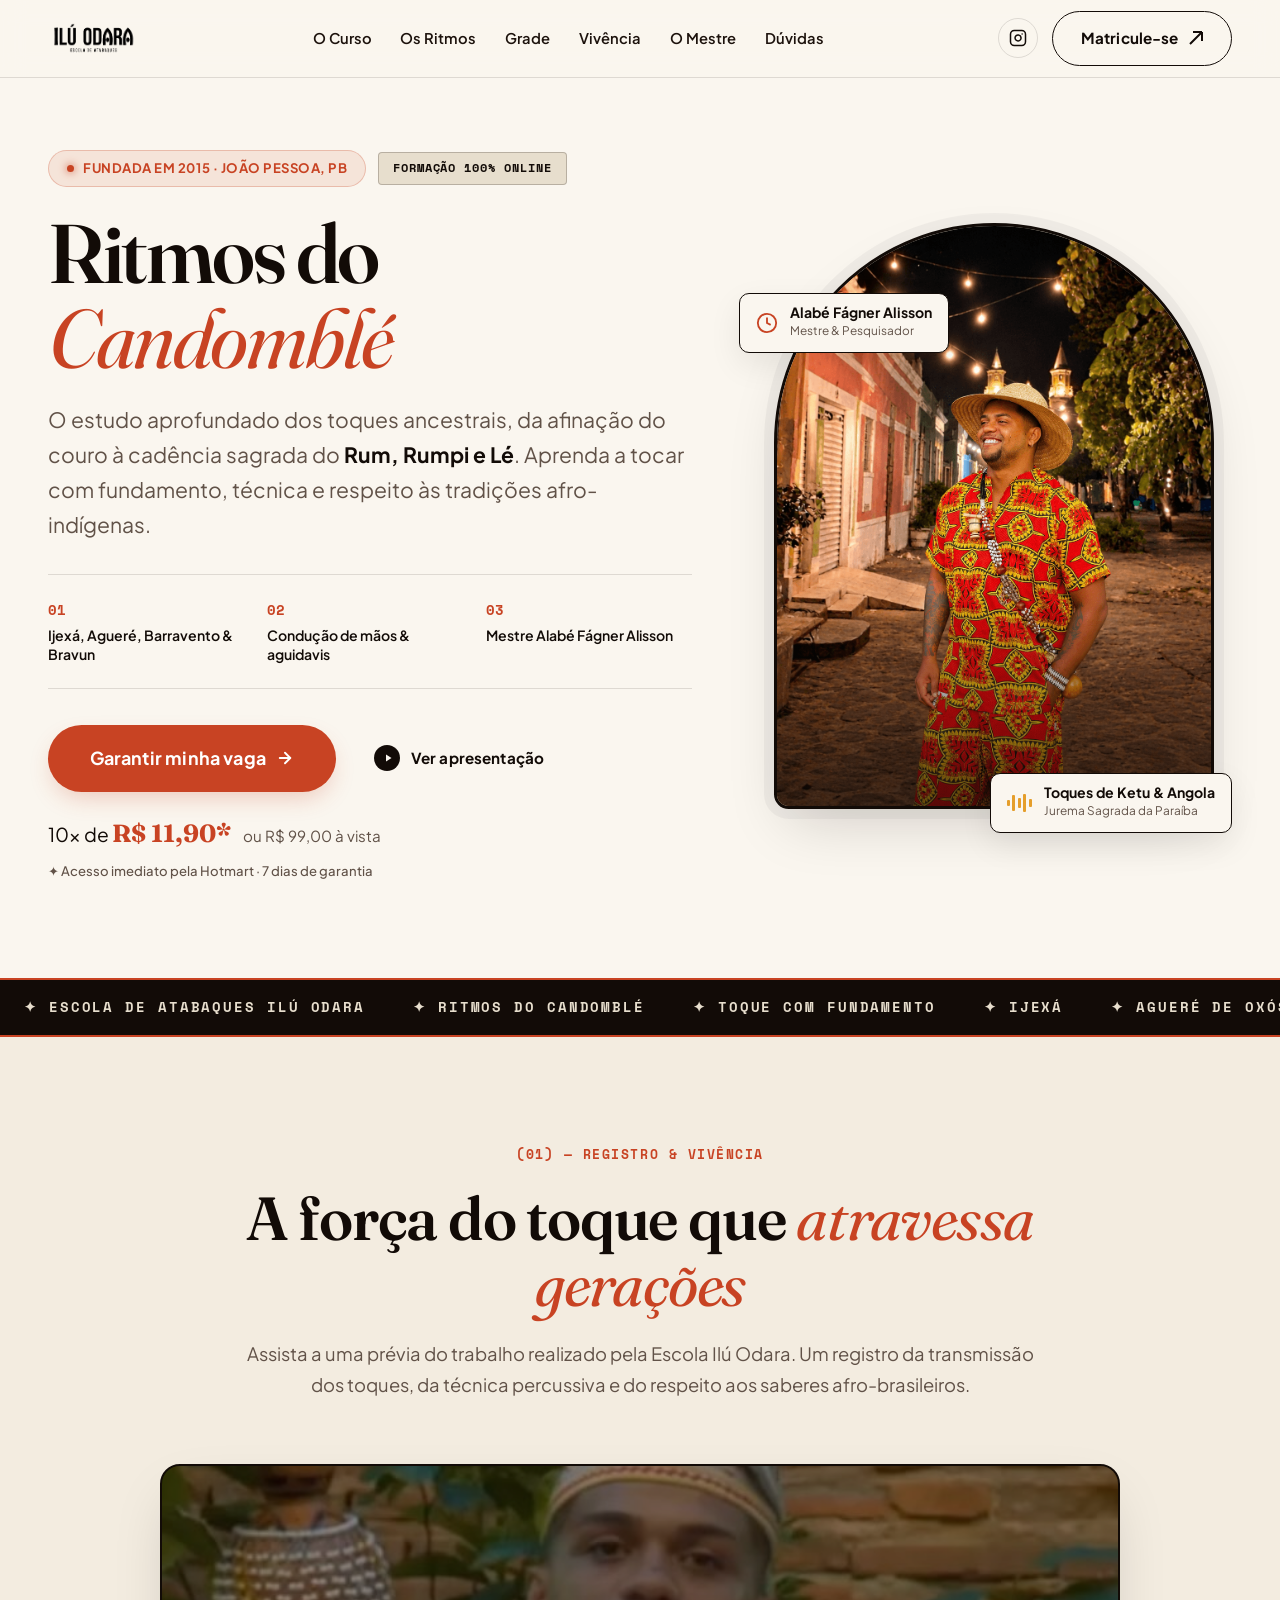
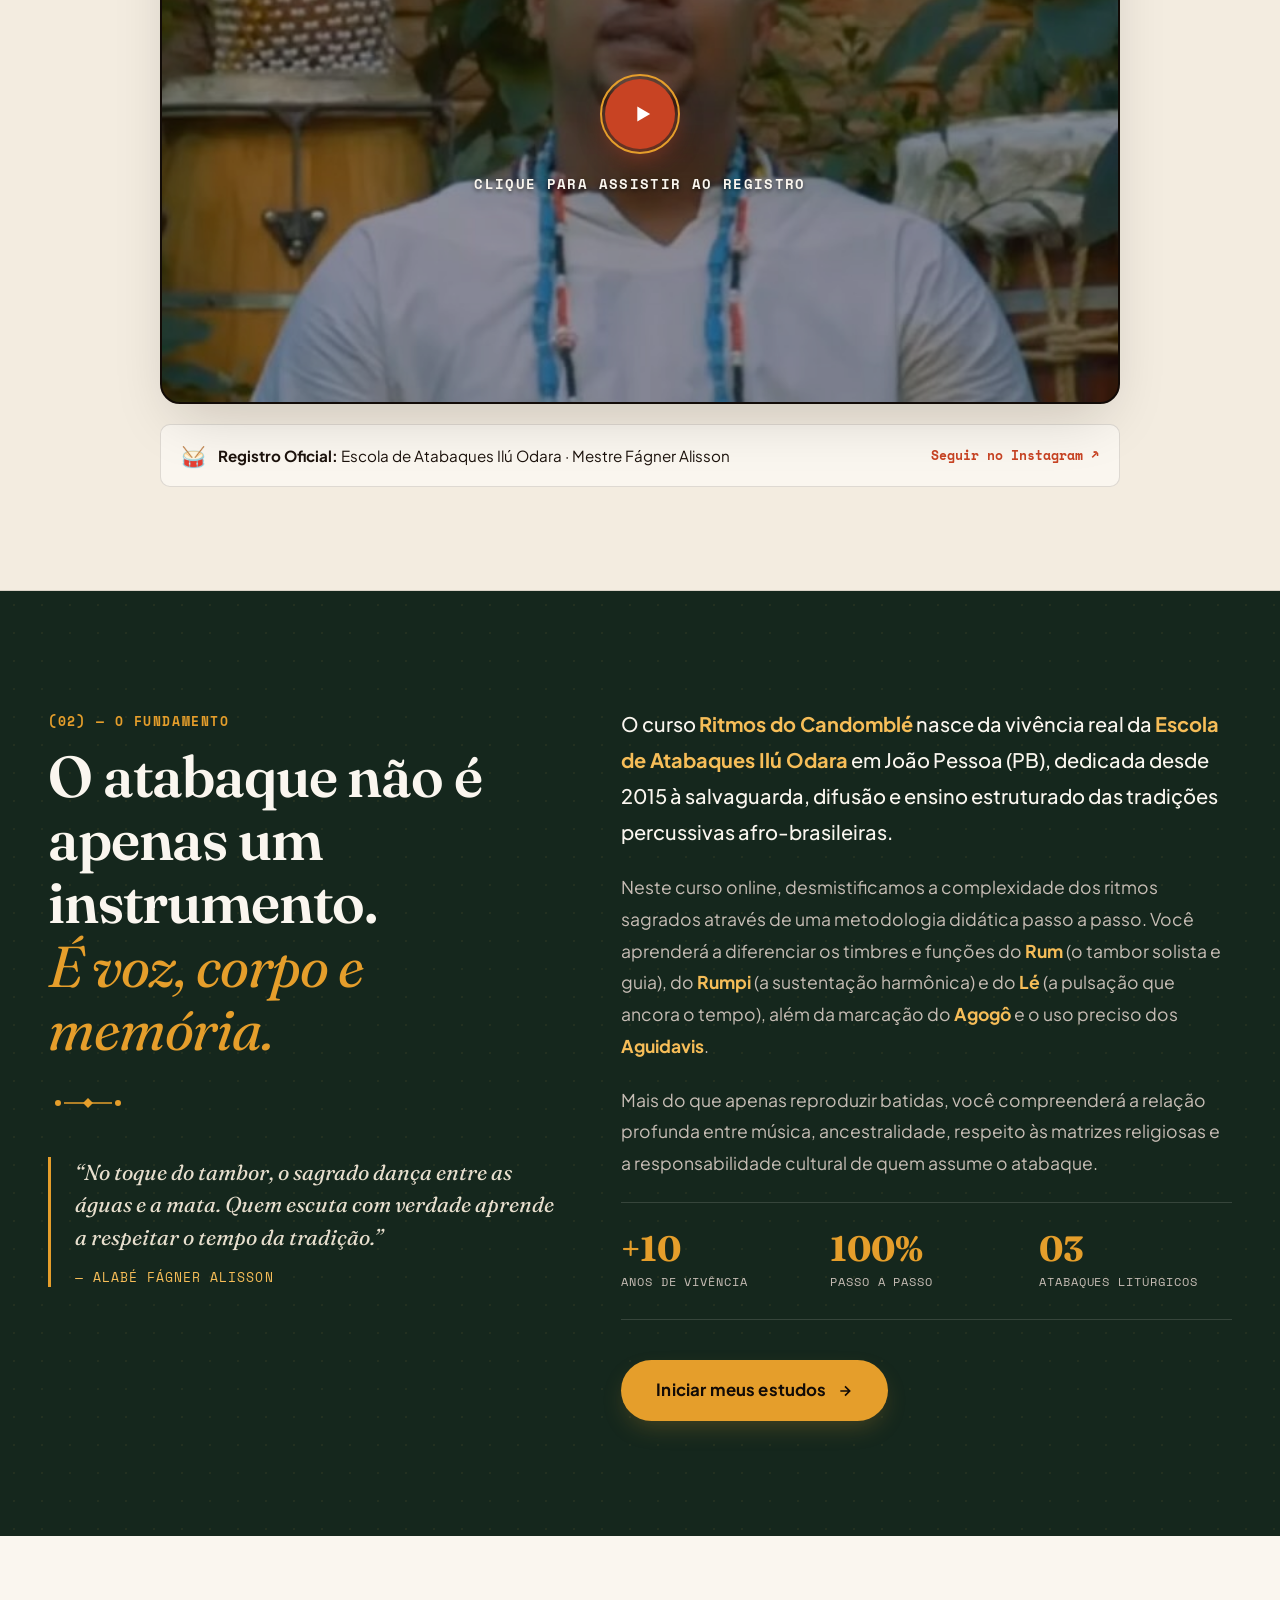
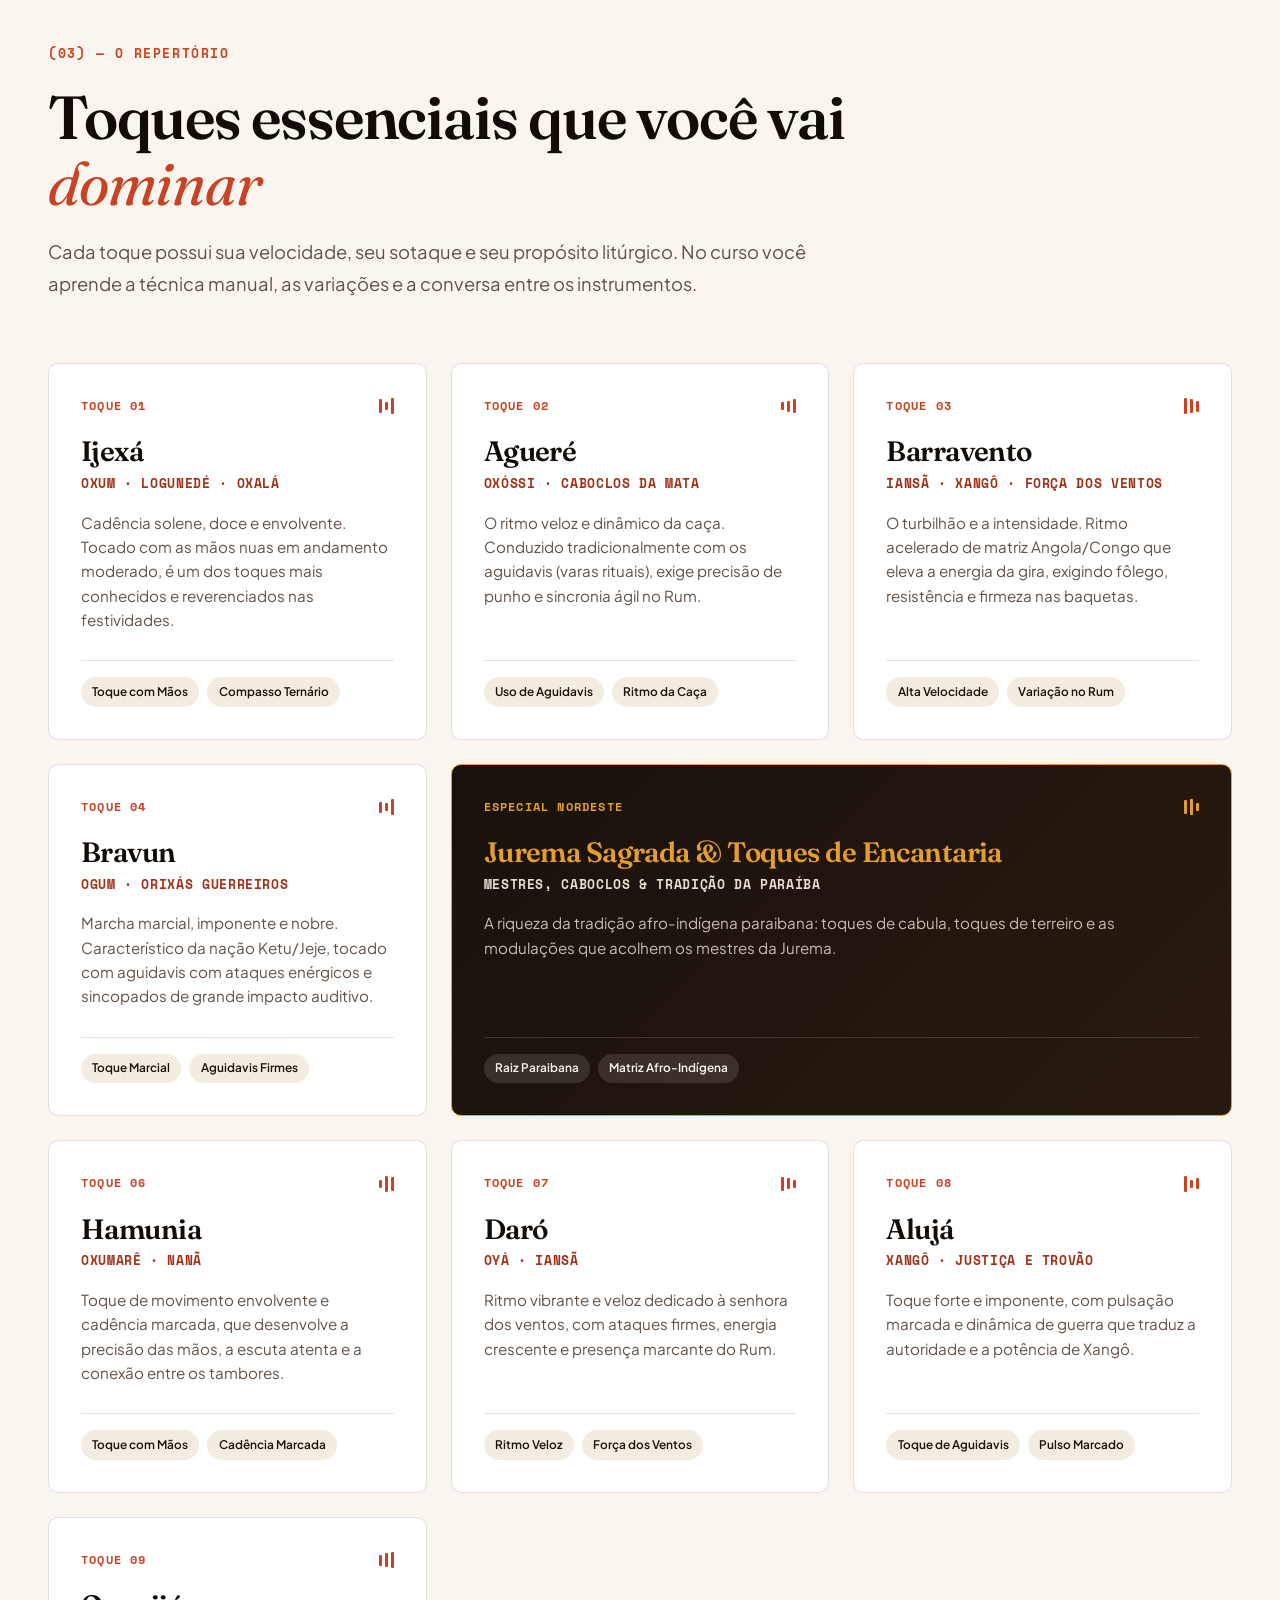
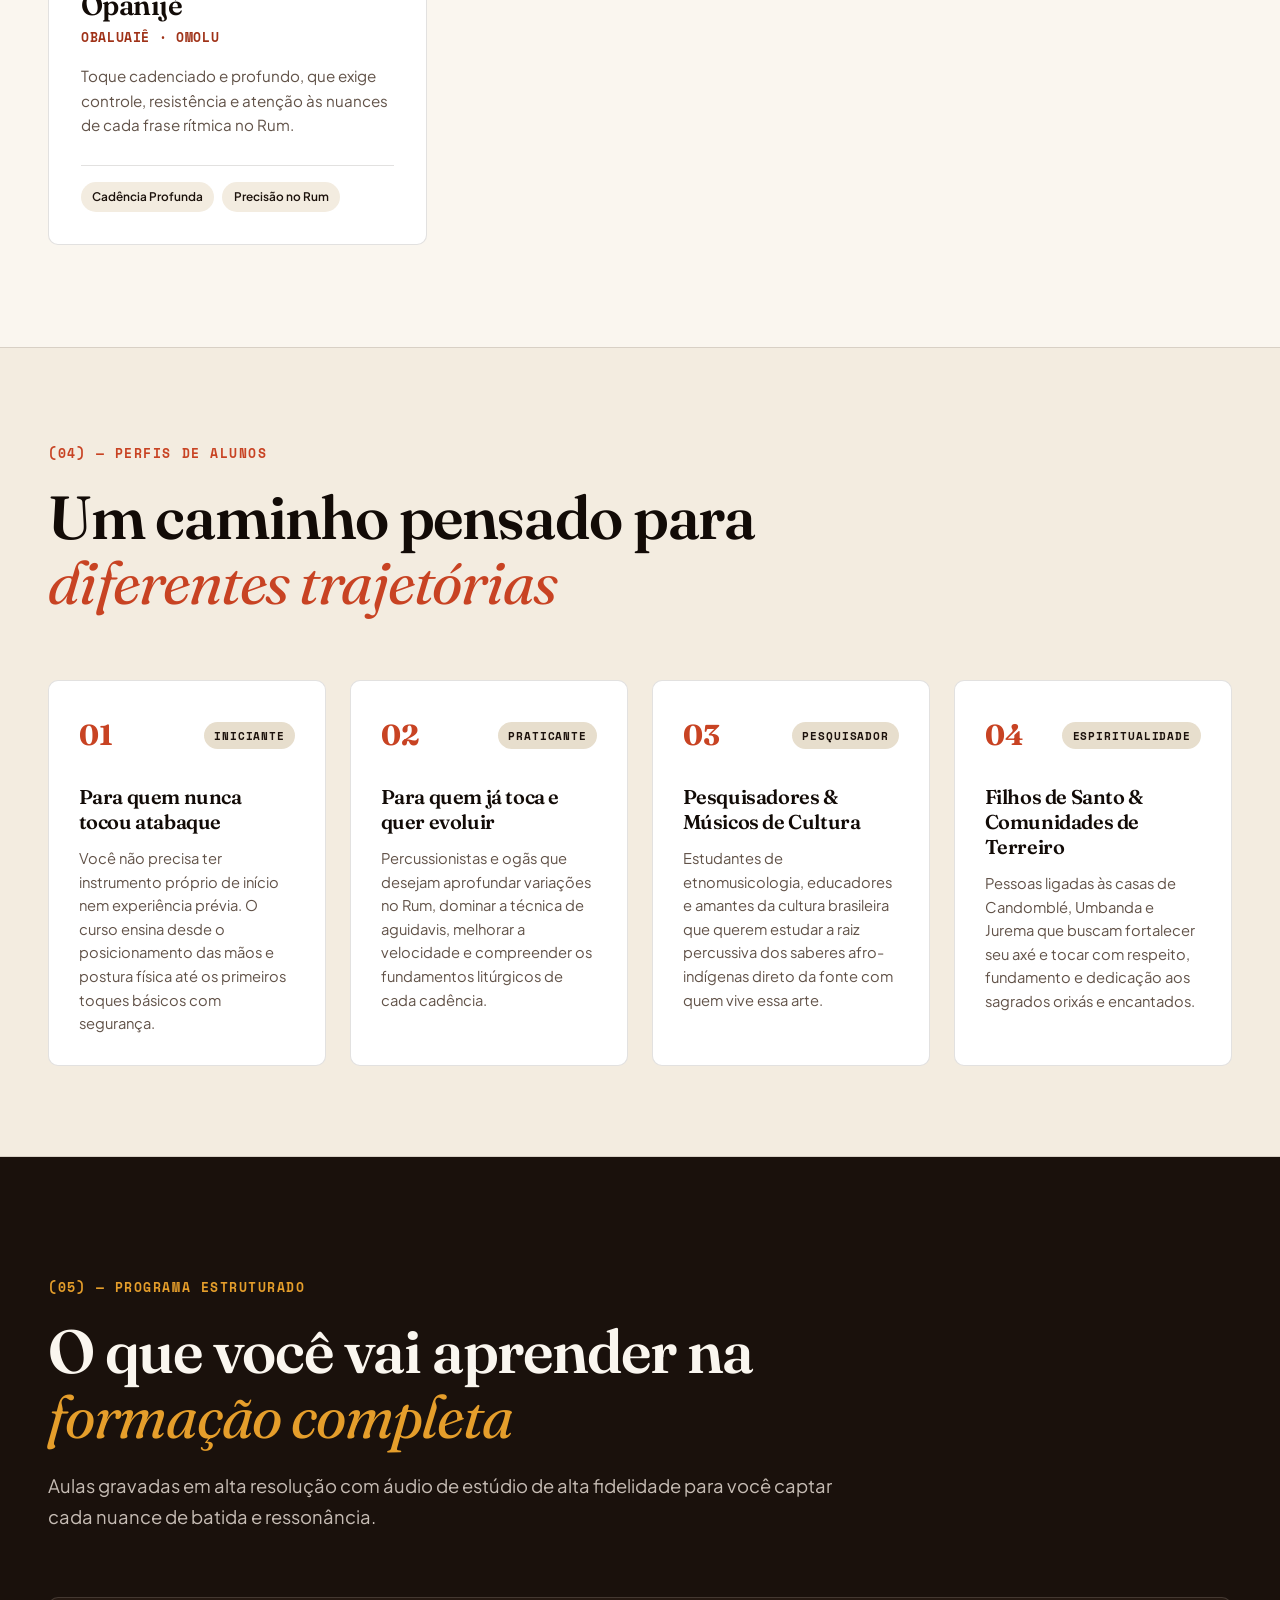
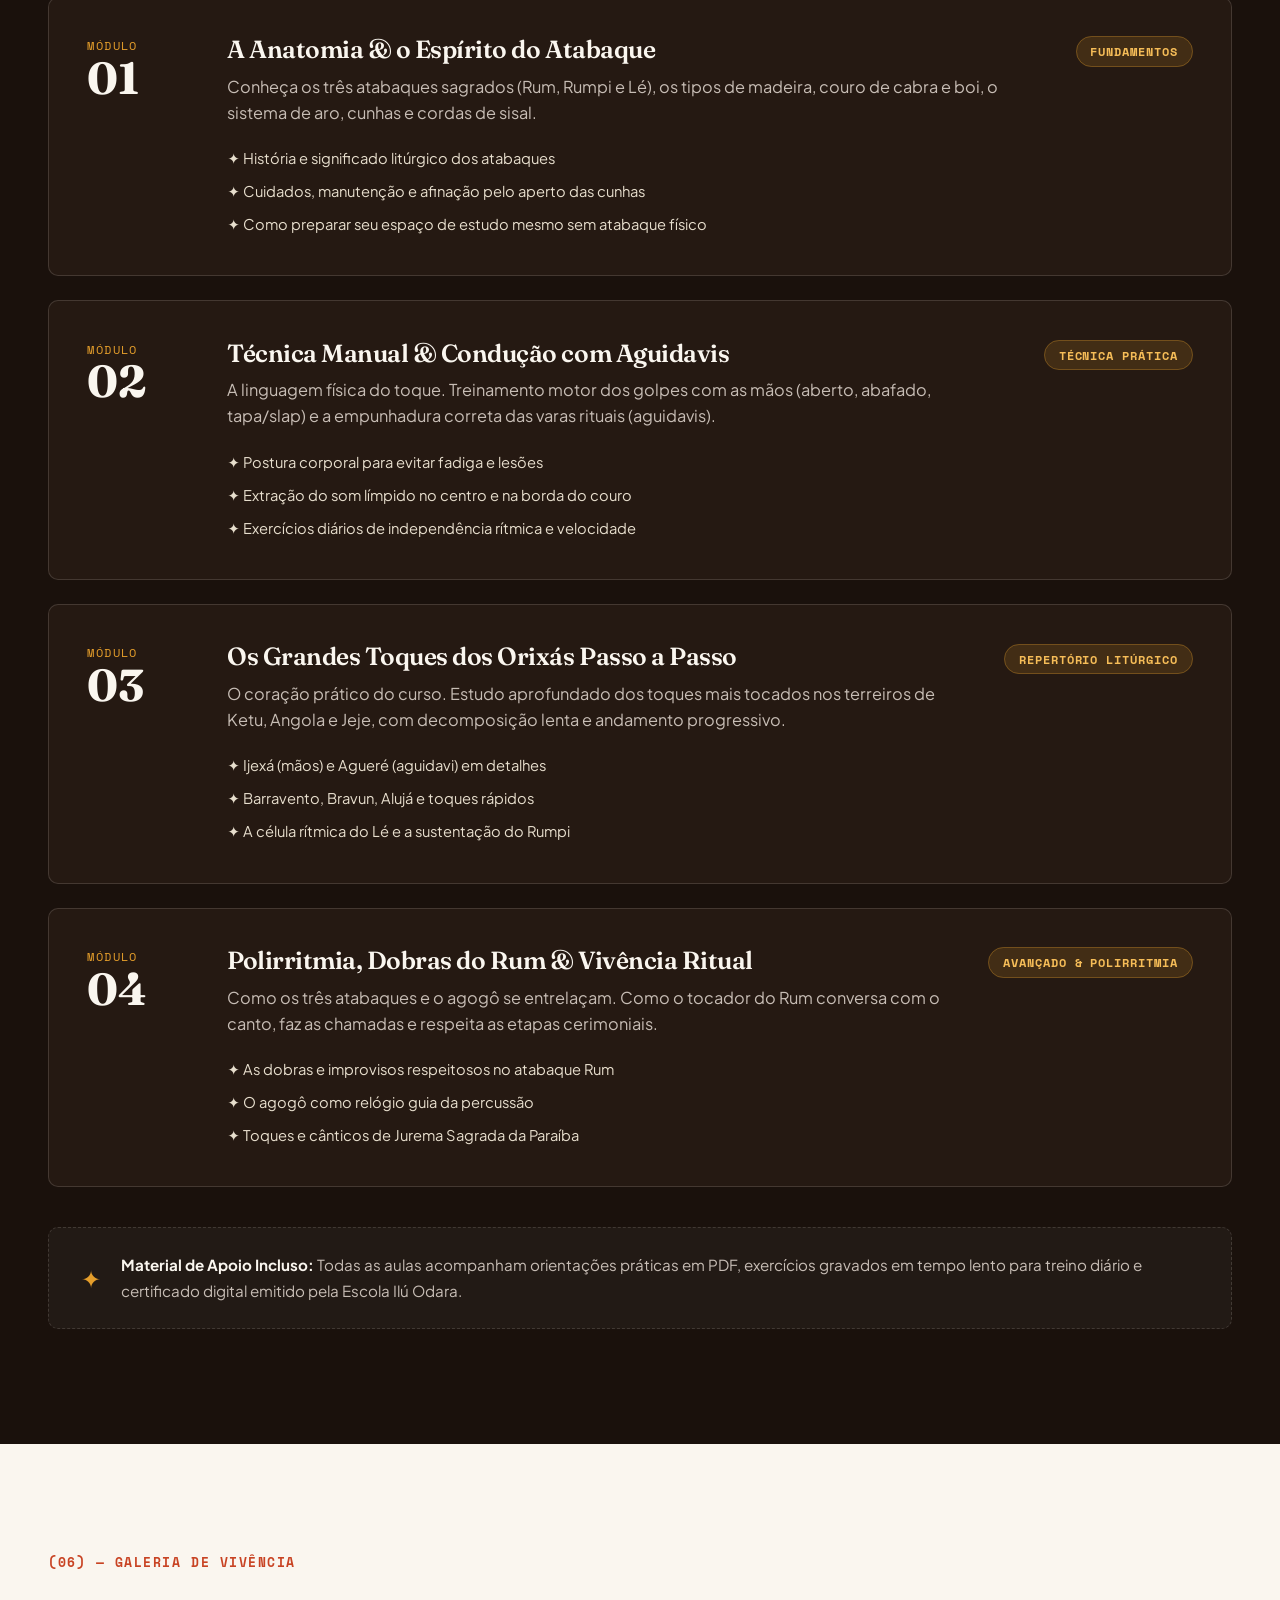
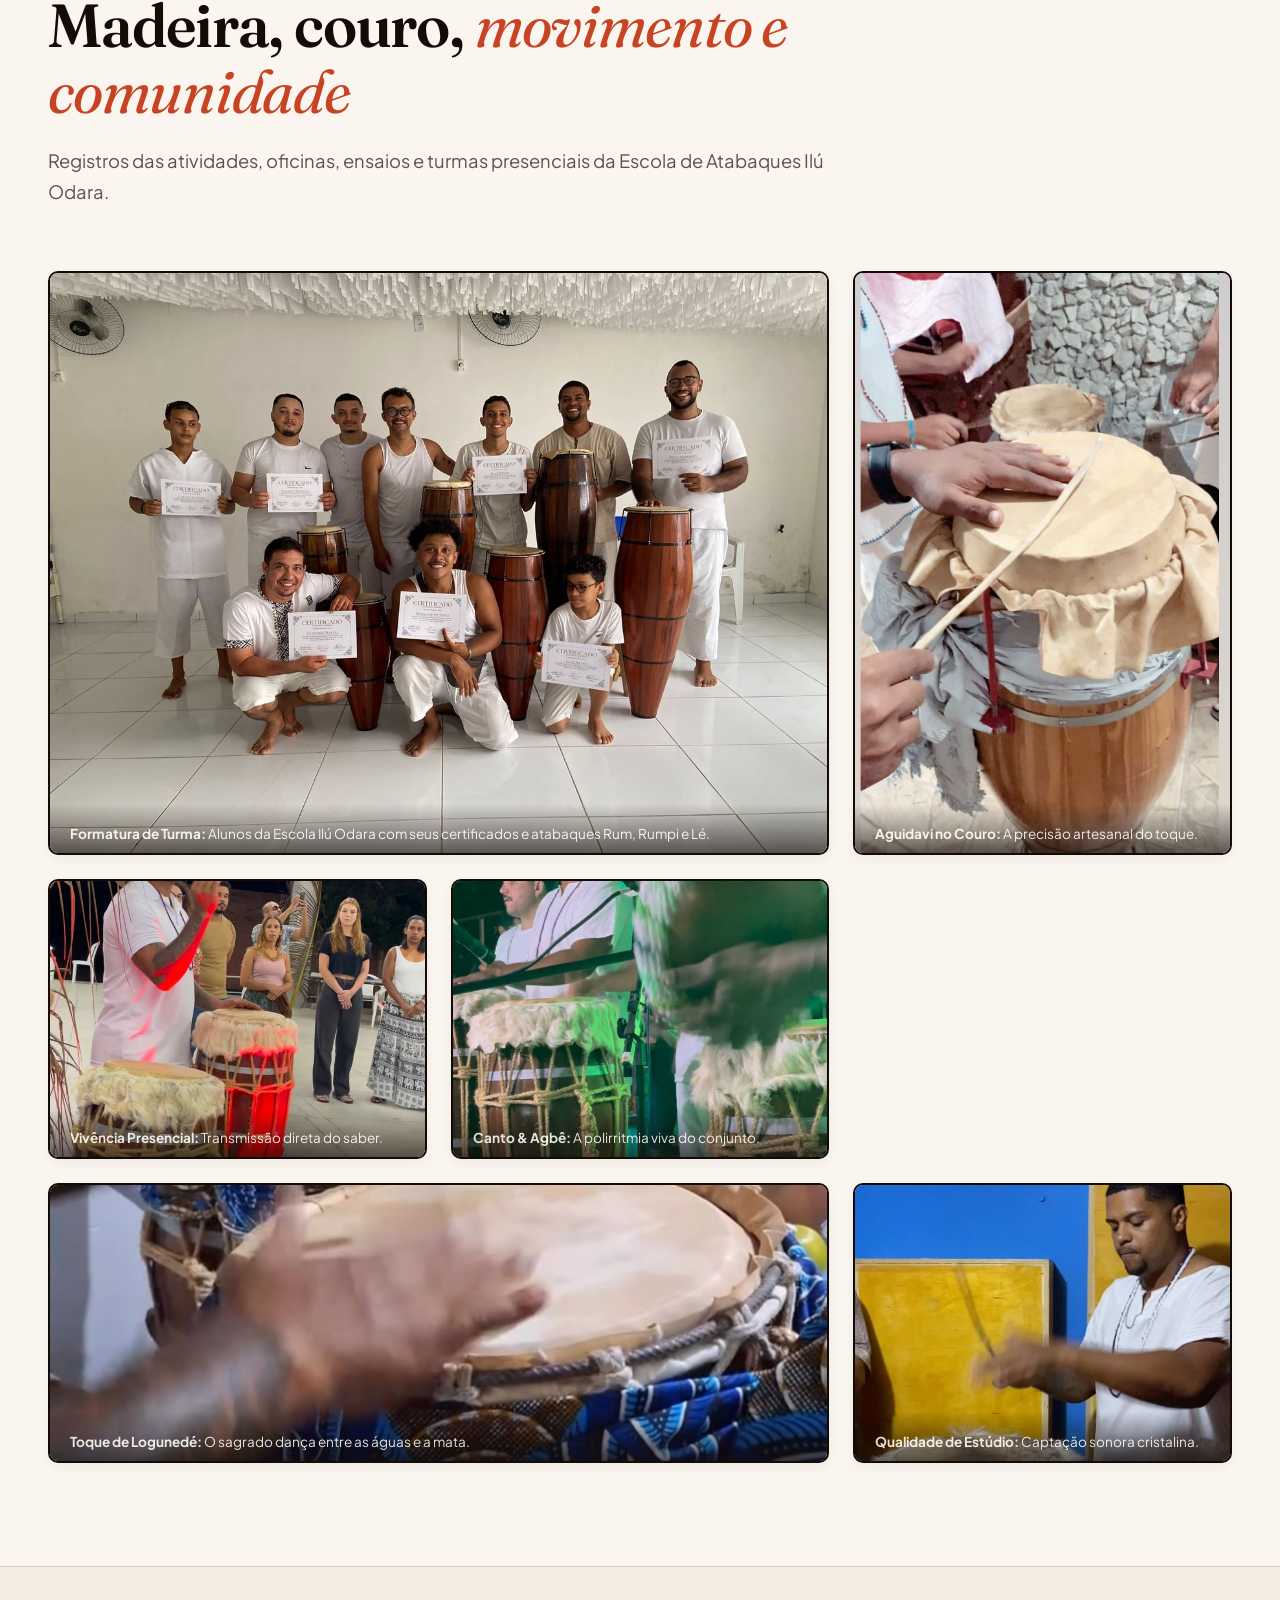
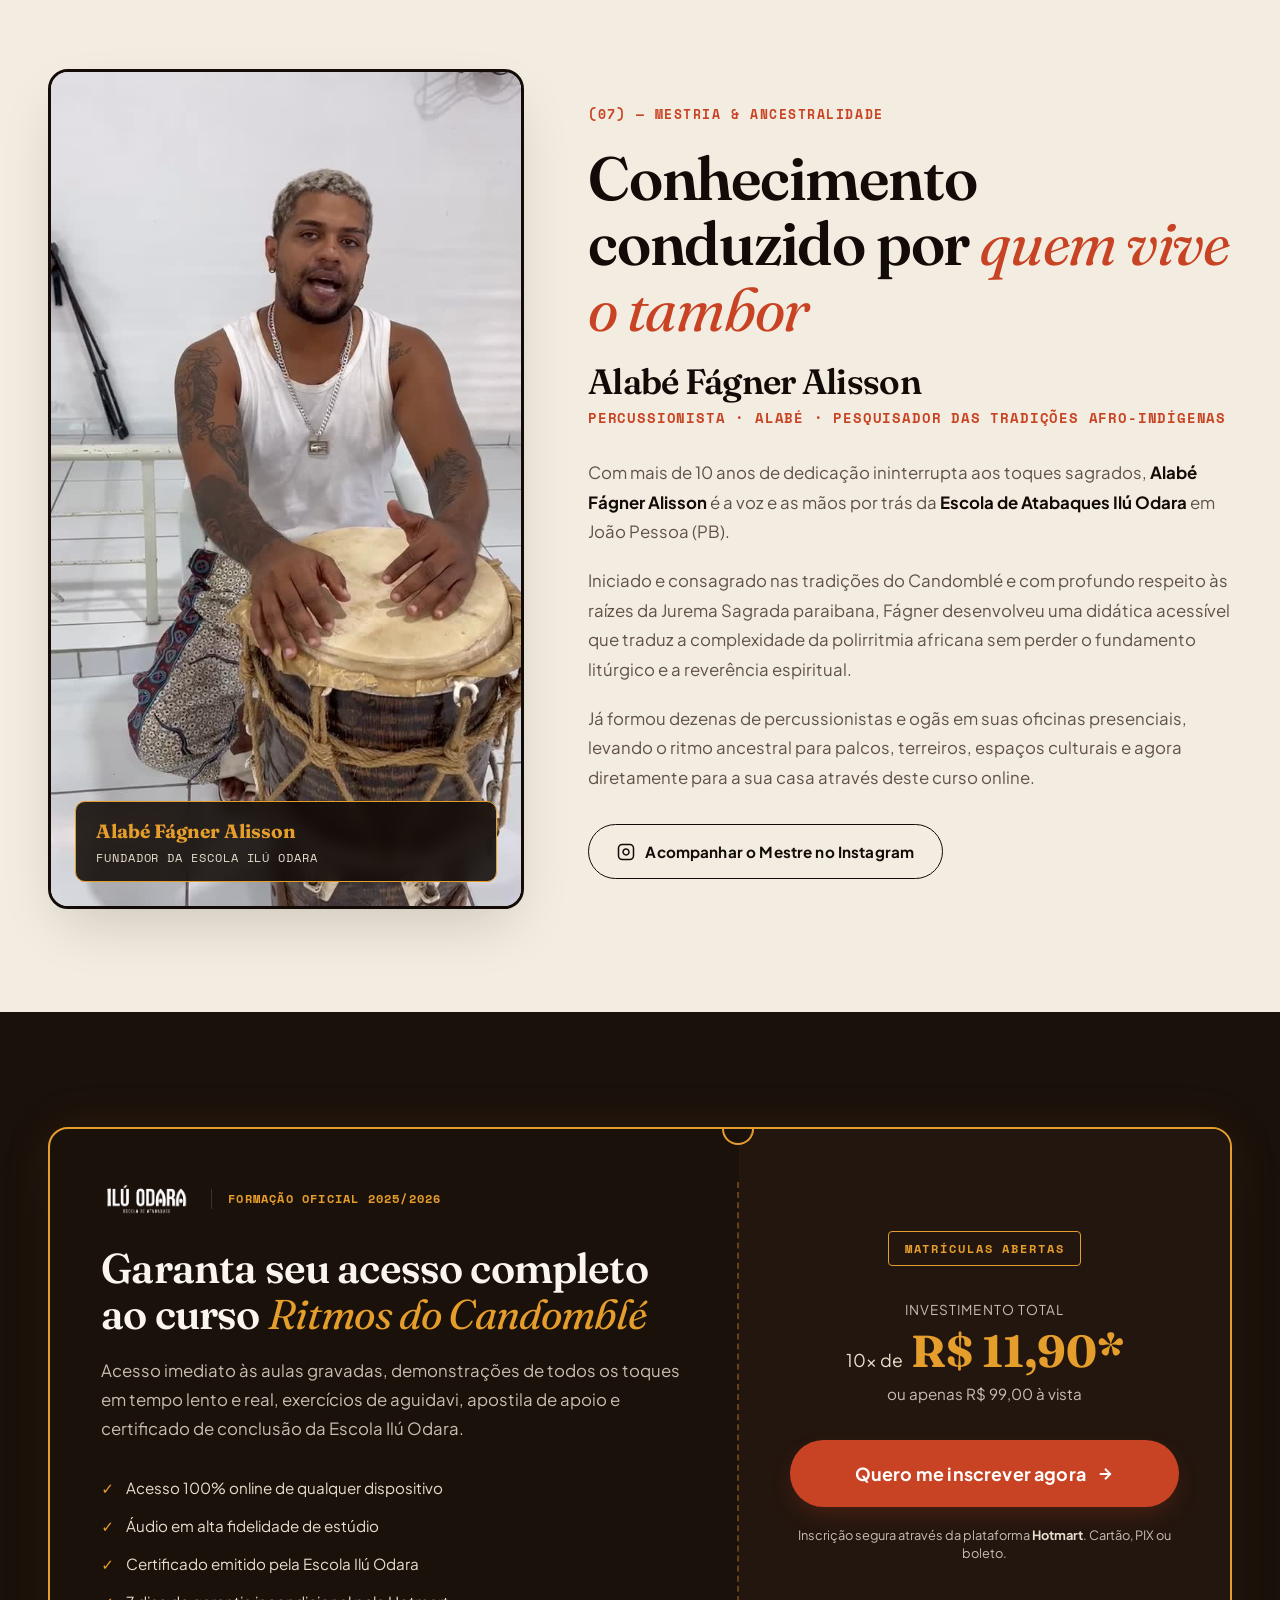
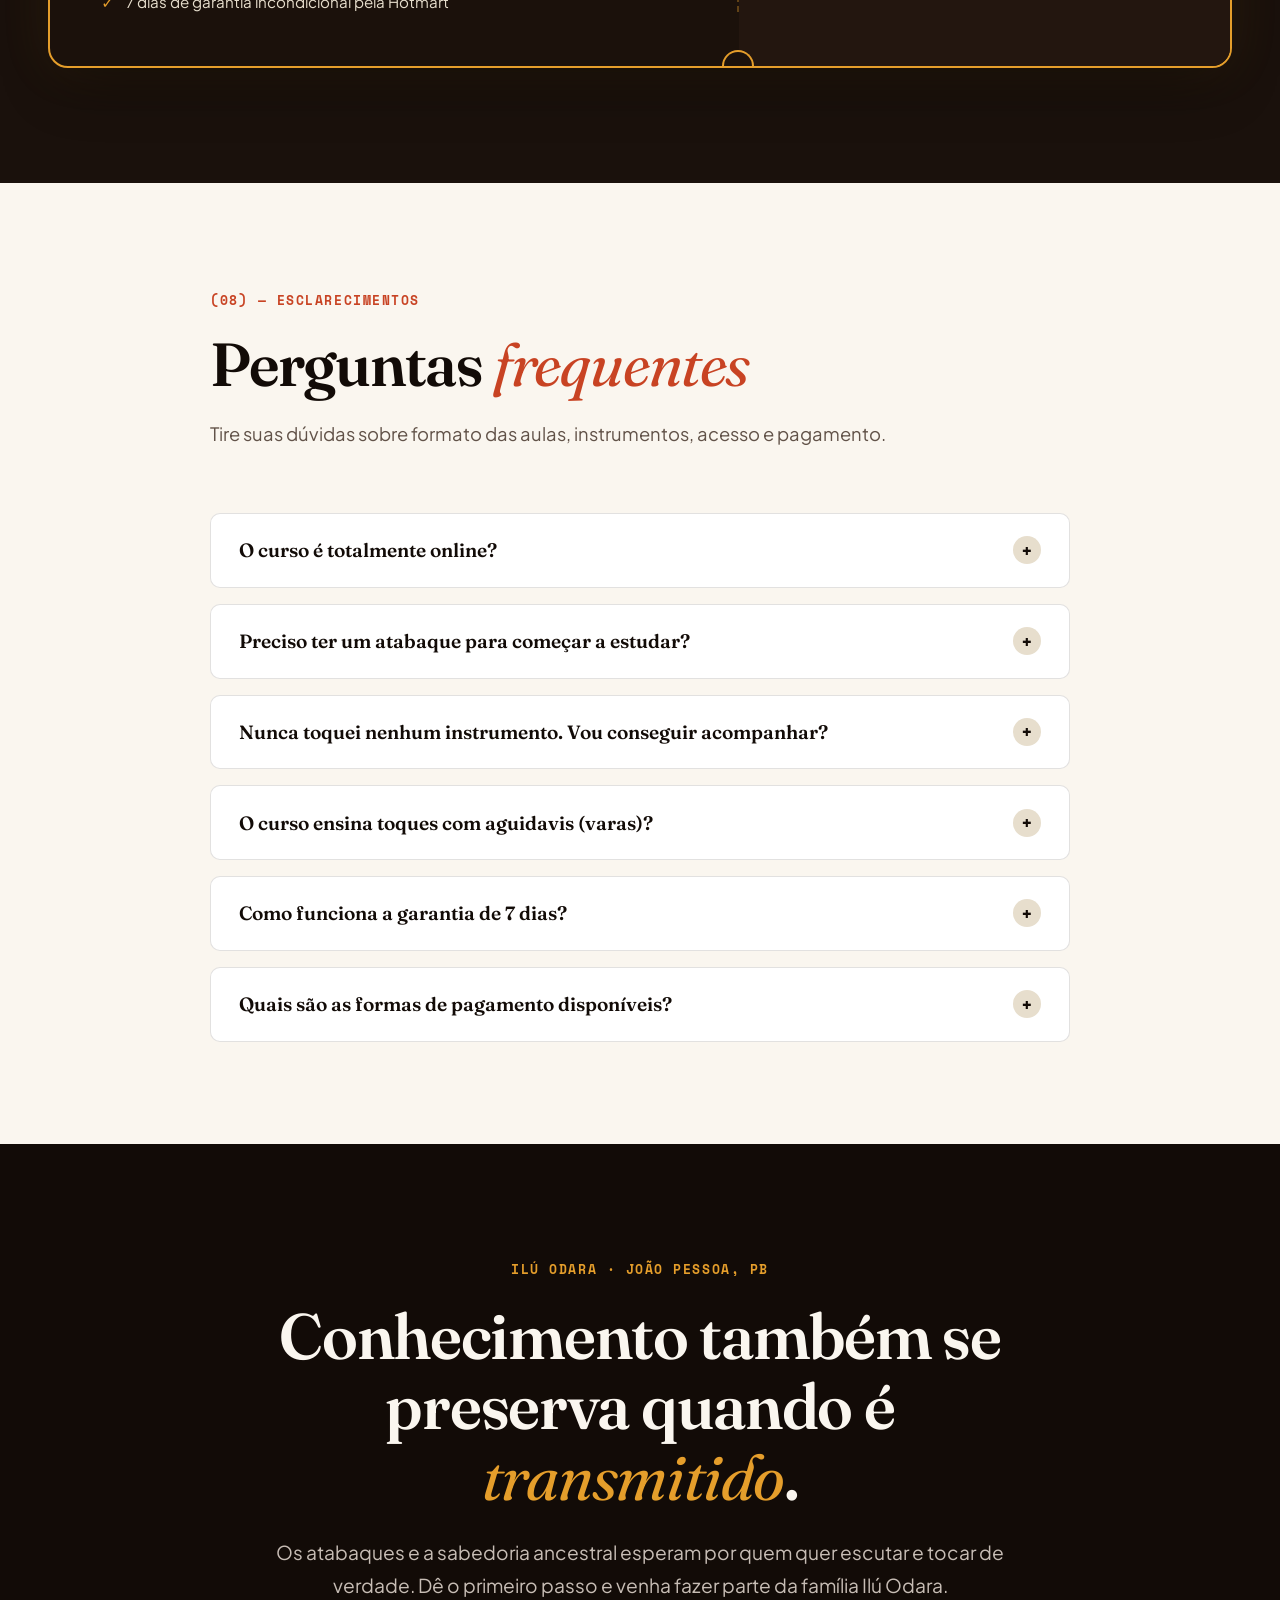
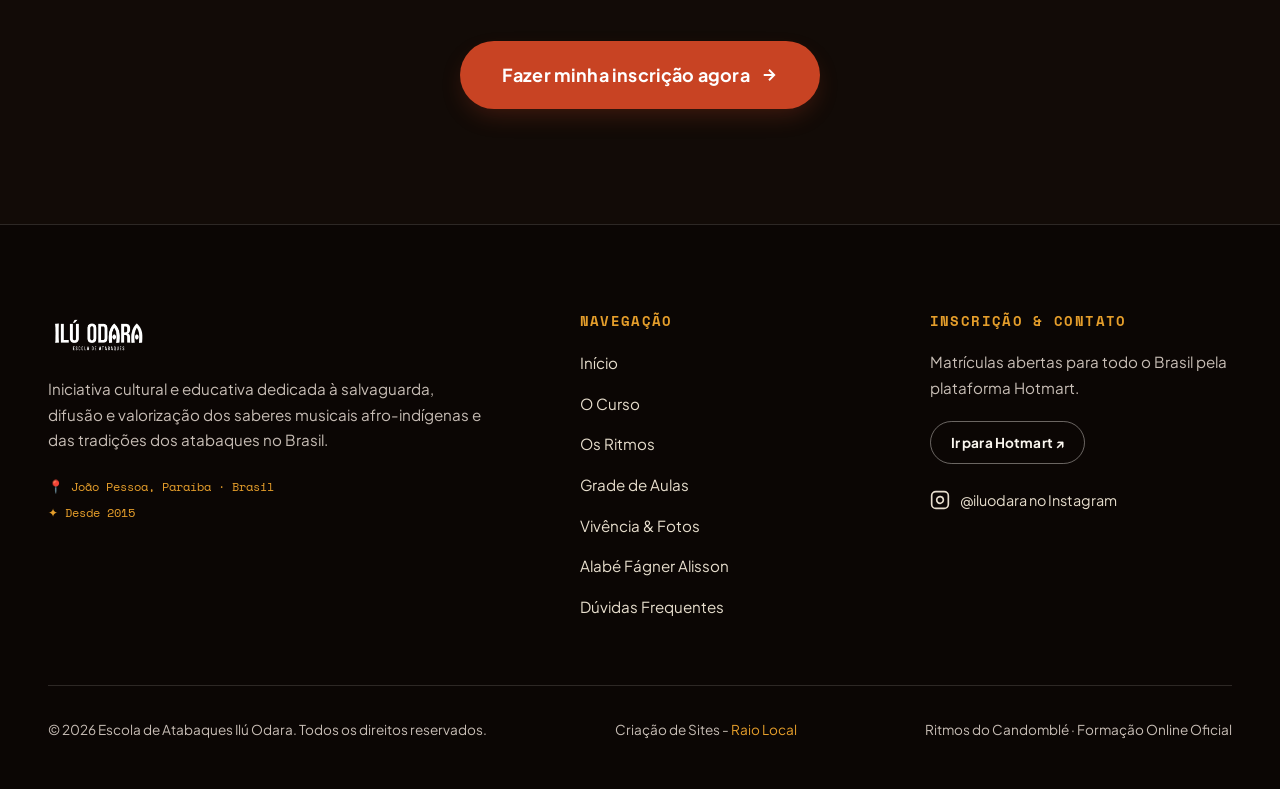
<file: index.html>
﻿<!DOCTYPE html>
<html lang="pt-BR" class="no-js">

<head>
    <meta charset="UTF-8">
    <script>document.documentElement.classList.replace('no-js', 'js');</script>
    <meta name="viewport" content="width=device-width, initial-scale=1">

    <title>Ritmos do Candomblé — Curso Online | Escola de Atabaques Ilú Odara</title>
    <meta name="description"
        content="Aprenda os ritmos sagrados e fundamentos dos atabaques com o Alabé Fágner Alisson da Escola Ilú Odara (João Pessoa, PB). 10x de R$ 11,90 ou R$ 99,00 à vista.">
    <meta name="theme-color" content="#120B07">
    <link rel="canonical" href="https://www.iluodara.com.br/">

    <!-- Open Graph / Meta -->
    <meta property="og:type" content="website">
    <meta property="og:locale" content="pt_BR">
    <meta property="og:site_name" content="Ilú Odara — Escola de Atabaques">
    <meta property="og:title" content="Ritmos do Candomblé — Formação Online | Ilú Odara">
    <meta property="og:description"
        content="Estudo prático e ancestral dos ritmos e fundamentos dos atabaques. Ijexá, Agueré, Barravento, Bravun e toques sagrados com o Alabé Fágner Alisson.">
    <meta property="og:image" content="ilu-odara (12).jpg">

    <!-- Twitter Card -->
    <meta name="twitter:card" content="summary_large_image">
    <meta name="twitter:title" content="Ritmos do Candomblé — Formação Online | Ilú Odara">
    <meta name="twitter:description"
        content="Aprenda os ritmos e fundamentos dos atabaques com a Escola Ilú Odara. João Pessoa · PB.">
    <meta name="twitter:image" content="ilu-odara (12).jpg">

    <!-- Favicon -->
    <link rel="icon" type="image/png" href="logo-ilu-odara-preta.png">

    <!-- Tipografia Editorial: Fraunces (Display Serif com Swashes & Xilogravura Vibe) + Plus Jakarta Sans (Texto & Grids) -->
    <link rel="preconnect" href="https://fonts.googleapis.com">
    <link rel="preconnect" href="https://fonts.gstatic.com" crossorigin>
    <link
        href="https://fonts.googleapis.com/css2?family=Fraunces:ital,opsz,wght@0,9..144,300..900;1,9..144,300..900&family=Plus+Jakarta+Sans:wght@300;400;500;600;700;800&family=Space+Mono:ital,wght@0,400;0,700;1,400&display=swap"
        rel="stylesheet">

    <link rel="stylesheet" href="style.css">

    <!-- Dados Estruturados Schema.org -->
    <script type="application/ld+json">
    {
      "@context": "https://schema.org",
      "@type": "Course",
      "name": "Ritmos do Candomblé",
      "description": "Curso online da Escola de Atabaques Ilú Odara ministrado pelo Alabé Fágner Alisson dedicado aos ritmos litúrgicos e fundamentos dos atabaques.",
      "provider": {
        "@type": "Organization",
        "name": "Ilú Odara — Escola de Atabaques",
        "url": "https://www.instagram.com/iluodara/"
      },
      "hasCourseInstance": {
        "@type": "CourseInstance",
        "courseMode": "online",
        "location": { "@type": "VirtualLocation", "url": "https://pay.hotmart.com/S89197528Y?bid=1756587501301" }
      },
      "offers": {
        "@type": "Offer",
        "price": "99.00",
        "priceCurrency": "BRL",
        "url": "https://pay.hotmart.com/S89197528Y?bid=1756587501301",
        "availability": "https://schema.org/InStock"
      }
    }
    </script>
</head>

<body>

    <a class="skip-link" href="#conteudo">Pular para o conteúdo principal</a>

    <!-- ===================== TOPO / NAVBAR ===================== -->
    <header class="topbar" id="navbar">
        <div class="container topbar__inner">
            <a class="brand" href="#inicio" aria-label="Ilú Odara — Escola de Atabaques">
                <img src="logo-ilu-odara-preta.png" alt="Logotipo Ilú Odara Escola de Atabaques"
                    class="brand__logo brand__logo--dark">
                <img src="logo-ilu-odara-branca.png" alt="Logotipo Ilú Odara Escola de Atabaques"
                    class="brand__logo brand__logo--light">
            </a>
            <nav class="topbar__nav" aria-label="Navegação Principal">
                <a href="#o-curso">O Curso</a>
                <a href="#ritmos">Os Ritmos</a>
                <a href="#modulos">Grade</a>
                <a href="#galeria">Vivência</a>
                <a href="#mestre">O Mestre</a>
                <a href="#faq">Dúvidas</a>
            </nav>

            <div class="topbar__actions">
                <a class="icon-link" href="https://www.instagram.com/iluodara/" target="_blank" rel="noopener"
                    aria-label="Instagram da Escola Ilú Odara (abre em nova aba)">
                    <svg width="18" height="18" viewBox="0 0 24 24" fill="none" stroke="currentColor" stroke-width="2"
                        stroke-linecap="round" stroke-linejoin="round" aria-hidden="true">
                        <rect x="2" y="2" width="20" height="20" rx="5" ry="5"></rect>
                        <path d="M16 11.37A4 4 0 1 1 12.63 8 4 4 0 0 1 16 11.37z"></path>
                        <line x1="17.5" y1="6.5" x2="17.51" y2="6.5"></line>
                    </svg>
                </a>
                <a class="btn btn--outline-dark" href="https://pay.hotmart.com/S89197528Y?bid=1756587501301"
                    target="_blank" rel="noopener">
                    <span>Matricule-se</span>
                    <svg width="14" height="14" viewBox="0 0 14 14" fill="none" stroke="currentColor" stroke-width="2"
                        aria-hidden="true">
                        <path d="M1 13L13 1M13 1H4M13 1V10" />
                    </svg>
                </a>
            </div>
        </div>
    </header>

    <main id="conteudo">

        <!-- ===================== 1. HERO SECTION ===================== -->
        <section class="hero" id="inicio" data-hide-sticky aria-labelledby="hero-title">
            <div class="container hero__grid">
                <div class="hero__content reveal">

                    <div class="hero__badge-row">
                        <span class="pill-badge pill-badge--terracotta">
                            <span class="pill-badge__dot"></span>
                            Fundada em 2015 · João Pessoa, PB
                        </span>
                        <span class="stamp-chip">Formação 100% Online</span>
                    </div>

                    <h1 class="hero__title" id="hero-title">
                        Ritmos do <span class="hero__title-italic">Candomblé</span>
                    </h1>

                    <p class="hero__lead">
                        O estudo aprofundado dos toques ancestrais, da afinação do couro à cadência sagrada do
                        <strong>Rum, Rumpi e Lé</strong>. Aprenda a tocar com fundamento, técnica e respeito às
                        tradições afro-indígenas.
                    </p>

                    <!-- Key highlights bar (Shahzaib / Editorial pattern) -->
                    <div class="hero__highlights">
                        <div class="hero__hl-item">
                            <span class="hero__hl-num">01</span>
                            <span class="hero__hl-text">Ijexá, Agueré, Barravento & Bravun</span>
                        </div>
                        <div class="hero__hl-item">
                            <span class="hero__hl-num">02</span>
                            <span class="hero__hl-text">Condução de mãos & aguidavis</span>
                        </div>
                        <div class="hero__hl-item">
                            <span class="hero__hl-num">03</span>
                            <span class="hero__hl-text">Mestre Alabé Fágner Alisson</span>
                        </div>
                    </div>

                    <!-- Action and Pricing Card -->
                    <div class="hero__cta-box">
                        <div class="hero__cta-actions">
                            <a class="btn btn--primary btn--xlarge"
                                href="https://pay.hotmart.com/S89197528Y?bid=1756587501301" target="_blank"
                                rel="noopener">
                                <span>Garantir minha vaga</span>
                                <svg width="18" height="18" viewBox="0 0 24 24" fill="none" stroke="currentColor"
                                    stroke-width="2.5" stroke-linecap="round" stroke-linejoin="round"
                                    aria-hidden="true">
                                    <line x1="5" y1="12" x2="19" y2="12"></line>
                                    <polyline points="12 5 19 12 12 19"></polyline>
                                </svg>
                            </a>
                            <a class="btn btn--ghost" href="#video">
                                <span class="play-icon-mini" aria-hidden="true">
                                    <svg width="12" height="12" viewBox="0 0 24 24" fill="currentColor">
                                        <path d="M8 5v14l11-7z" />
                                    </svg>
                                </span>
                                <span>Ver apresentação</span>
                            </a>
                        </div>

                        <div class="hero__pricing">
                            <div class="hero__price-digits">
                                <span class="price-installment">10x de <strong>R$ 11,90*</strong></span>
                                <span class="price-cash">ou R$ 99,00 à vista</span>
                            </div>
                            <span class="price-guarantee">✦ Acesso imediato pela Hotmart · 7 dias de garantia</span>
                        </div>
                    </div>

                </div>

                <!-- Hero Visual Media: Arched frame with authentic imagery -->
                <div class="hero__media-col reveal" style="--reveal-delay: 100ms">
                    <div class="arch-frame">
                        <div class="arch-frame__inner">
                            <img src="ilu-odara-fagner.png"
                                alt="Alabé Fágner Alisson tocando atabaque na Escola Ilú Odara com aguidavi" width="800"
                                height="1066" fetchpriority="high" decoding="async" class="arch-frame__img">
                            <div class="arch-frame__overlay" aria-hidden="true"></div>
                        </div>

                        <!-- Floating stamp badge (inspired by Mukoma & X2Y) -->
                        <div class="floating-badge floating-badge--top">
                            <svg class="floating-badge__icon" width="22" height="22" viewBox="0 0 24 24" fill="none"
                                stroke="currentColor" stroke-width="2">
                                <circle cx="12" cy="12" r="10" />
                                <path d="M12 6v6l4 2" />
                            </svg>
                            <div>
                                <span class="floating-badge__title">Alabé Fágner Alisson</span>
                                <span class="floating-badge__sub">Mestre & Pesquisador</span>
                            </div>
                        </div>

                        <div class="floating-badge floating-badge--bottom">
                            <div class="rhythm-mini-bars" aria-hidden="true">
                                <span></span><span></span><span></span><span></span><span></span>
                            </div>
                            <div>
                                <span class="floating-badge__title">Toques de Ketu & Angola</span>
                                <span class="floating-badge__sub">Jurema Sagrada da Paraíba</span>
                            </div>
                        </div>
                    </div>
                </div>

            </div>
        </section>

        <!-- ===================== MARQUEE / TICKER TAPE (X2Y & Shahzaib inspired) ===================== -->
        <div class="ticker" aria-hidden="true">
            <div class="ticker__track">
                <span class="ticker__item">✦ ESCOLA DE ATABAQUES ILÚ ODARA</span>
                <span class="ticker__item">✦ RITMOS DO CANDOMBLÉ</span>
                <span class="ticker__item">✦ TOQUE COM FUNDAMENTO</span>
                <span class="ticker__item">✦ IJEXÁ</span>
                <span class="ticker__item">✦ AGUERÉ DE OXÓSSI</span>
                <span class="ticker__item">✦ BARRAVENTO</span>
                <span class="ticker__item">✦ BRAVUN DE OGUM</span>
                <span class="ticker__item">✦ ALUJÁ</span>
                <span class="ticker__item">✦ CABULA</span>
                <span class="ticker__item">✦ RUM · RUMPI · LÉ</span>
                <span class="ticker__item">✦ JOÃO PESSOA / PB</span>
                <span class="ticker__item">✦ JUREMA SAGRADA</span>
                <!-- Duplicate for seamless looping -->
                <span class="ticker__item">✦ ESCOLA DE ATABAQUES ILÚ ODARA</span>
                <span class="ticker__item">✦ RITMOS DO CANDOMBLÉ</span>
                <span class="ticker__item">✦ TOQUE COM FUNDAMENTO</span>
                <span class="ticker__item">✦ IJEXÁ</span>
                <span class="ticker__item">✦ AGUERÉ DE OXÓSSI</span>
                <span class="ticker__item">✦ BARRAVENTO</span>
                <span class="ticker__item">✦ BRAVUN DE OGUM</span>
                <span class="ticker__item">✦ ALUJÁ</span>
                <span class="ticker__item">✦ CABULA</span>
                <span class="ticker__item">✦ RUM · RUMPI · LÉ</span>
                <span class="ticker__item">✦ JOÃO PESSOA / PB</span>
                <span class="ticker__item">✦ JUREMA SAGRADA</span>
            </div>
        </div>

        <!-- ===================== 2. APRESENTAÇÃO & VÍDEO ===================== -->
        <section class="section-presentation" id="video" aria-labelledby="video-title">
            <div class="container">
                <div class="section-head section-head--center reveal">
                    <span class="editorial-tag">(01) — Registro & Vivência</span>
                    <h2 id="video-title" class="section-title">
                        A força do toque que <em>atravessa gerações</em>
                    </h2>
                    <p class="section-desc">
                        Assista a uma prévia do trabalho realizado pela Escola Ilú Odara. Um registro da transmissão dos
                        toques,
                        da técnica percussiva e do respeito aos saberes afro-brasileiros.
                    </p>
                </div>

                <!-- Video Façade with real footage thumbnail -->
                <div class="video-facade-wrapper reveal">
                    <div class="video-facade-container">
                        <button class="video-facade" type="button" data-video-id="b82sx_t1ax4"
                            data-video-title="Conheça o trabalho da Escola de Atabaques Ilú Odara"
                            aria-label="Reproduzir vídeo de apresentação da Escola de Atabaques Ilú Odara">
                            <img src="ilu-odara (6).jpg"
                                alt="Alabé Fágner Alisson em entrevista sobre a Escola Ilú Odara" width="1280"
                                height="720" loading="lazy" decoding="async" class="video-facade__img">

                            <div class="video-facade__overlay">
                                <div class="play-button-custom">
                                    <div class="play-button-custom__ring"></div>
                                    <div class="play-button-custom__core">
                                        <svg width="28" height="28" viewBox="0 0 24 24" fill="currentColor"
                                            aria-hidden="true">
                                            <path d="M8 5.5v13l11-6.5-11-6.5z" />
                                        </svg>
                                    </div>
                                </div>
                                <span class="video-facade__cta-text">Clique para assistir ao registro</span>
                            </div>
                        </button>
                    </div>

                    <div class="video-caption-bar">
                        <div class="video-caption-bar__left">
                            <span class="video-caption-bar__icon">🥁</span>
                            <p><strong>Registro Oficial:</strong> Escola de Atabaques Ilú Odara · Mestre Fágner Alisson
                            </p>
                        </div>
                        <a class="video-caption-bar__link" href="https://www.instagram.com/iluodara/" target="_blank"
                            rel="noopener">
                            Seguir no Instagram ↗
                        </a>
                    </div>
                </div>
            </div>
        </section>

        <!-- ===================== 3. MANIFESTO / O QUE É O CURSO ===================== -->
        <section class="manifesto-section section-dark" id="o-curso" aria-labelledby="manifesto-title">
            <div class="manifesto-decor-lines" aria-hidden="true"></div>

            <div class="container manifesto__grid">
                <div class="manifesto__col-left reveal">
                    <span class="editorial-tag editorial-tag--ochre">(02) — O Fundamento</span>
                    <h2 id="manifesto-title" class="manifesto__heading">
                        O atabaque não é apenas um instrumento.<br>
                        <em>É voz, corpo e memória.</em>
                    </h2>

                    <div class="woodcut-ornament" aria-hidden="true">
                        <svg width="80" height="20" viewBox="0 0 80 20" fill="currentColor">
                            <circle cx="10" cy="10" r="3" />
                            <line x1="16" y1="10" x2="36" y2="10" stroke="currentColor" stroke-width="1.5" />
                            <polygon points="40,5 45,10 40,15 35,10" />
                            <line x1="44" y1="10" x2="64" y2="10" stroke="currentColor" stroke-width="1.5" />
                            <circle cx="70" cy="10" r="3" />
                        </svg>
                    </div>

                    <blockquote class="manifesto__quote">
                        “No toque do tambor, o sagrado dança entre as águas e a mata. Quem escuta com verdade aprende a
                        respeitar o tempo da tradição.”
                        <cite>— Alabé Fágner Alisson</cite>
                    </blockquote>
                </div>

                <div class="manifesto__col-right reveal" style="--reveal-delay: 120ms">
                    <p class="manifesto__paragraph lead">
                        O curso <strong>Ritmos do Candomblé</strong> nasce da vivência real da <strong>Escola de
                            Atabaques Ilú Odara</strong> em João Pessoa (PB),
                        dedicada desde 2015 à salvaguarda, difusão e ensino estruturado das tradições percussivas
                        afro-brasileiras.
                    </p>
                    <p class="manifesto__paragraph">
                        Neste curso online, desmistificamos a complexidade dos ritmos sagrados através de uma
                        metodologia didática passo a passo.
                        Você aprenderá a diferenciar os timbres e funções do <strong>Rum</strong> (o tambor solista e
                        guia), do <strong>Rumpi</strong> (a sustentação harmônica)
                        e do <strong>Lé</strong> (a pulsação que ancora o tempo), além da marcação do
                        <strong>Agogô</strong> e o uso preciso dos <strong>Aguidavis</strong>.
                    </p>
                    <p class="manifesto__paragraph">
                        Mais do que apenas reproduzir batidas, você compreenderá a relação profunda entre música,
                        ancestralidade, respeito às matrizes religiosas
                        e a responsabilidade cultural de quem assume o atabaque.
                    </p>

                    <div class="manifesto__badges-row">
                        <div class="craft-stat">
                            <span class="craft-stat__number">+10</span>
                            <span class="craft-stat__label">Anos de Vivência</span>
                        </div>
                        <div class="craft-stat">
                            <span class="craft-stat__number">100%</span>
                            <span class="craft-stat__label">Passo a Passo</span>
                        </div>
                        <div class="craft-stat">
                            <span class="craft-stat__number">03</span>
                            <span class="craft-stat__label">Atabaques Litúrgicos</span>
                        </div>
                    </div>

                    <a class="btn btn--ochre btn--large" href="https://pay.hotmart.com/S89197528Y?bid=1756587501301"
                        target="_blank" rel="noopener">
                        <span>Iniciar meus estudos</span>
                        <svg width="16" height="16" viewBox="0 0 24 24" fill="none" stroke="currentColor"
                            stroke-width="2.5">
                            <path d="M5 12h14M12 5l7 7-7 7" />
                        </svg>
                    </a>
                </div>
            </div>
        </section>

        <!-- ===================== 4. OS RITMOS / TOQUES EXPLORER (Inspirado em X2Y & Muse) ===================== -->
        <section class="rhythms-section" id="ritmos" aria-labelledby="ritmos-title">
            <div class="container">
                <div class="section-head reveal">
                    <span class="editorial-tag">(03) — O Repertório</span>
                    <h2 id="ritmos-title" class="section-title">
                        Toques essenciais que você vai <em>dominar</em>
                    </h2>
                    <p class="section-desc">
                        Cada toque possui sua velocidade, seu sotaque e seu propósito litúrgico.
                        No curso você aprende a técnica manual, as variações e a conversa entre os instrumentos.
                    </p>
                </div>

                <div class="rhythms-grid">

                    <!-- Card 1: Ijexá -->
                    <article class="rhythm-card reveal">
                        <div class="rhythm-card__header">
                            <span class="rhythm-card__code">TOQUE 01</span>
                            <div class="rhythm-card__pulse" aria-hidden="true">
                                <span class="r-bar r-bar--1"></span><span class="r-bar r-bar--2"></span><span
                                    class="r-bar r-bar--3"></span>
                            </div>
                        </div>
                        <h3 class="rhythm-card__title">Ijexá</h3>
                        <p class="rhythm-card__orixa">Oxum · Logunedé · Oxalá</p>
                        <p class="rhythm-card__desc">
                            Cadência solene, doce e envolvente. Tocado com as mãos nuas em andamento moderado, é um dos
                            toques mais conhecidos e reverenciados nas festividades.
                        </p>
                        <div class="rhythm-card__footer">
                            <span class="rhythm-pill">Toque com Mãos</span>
                            <span class="rhythm-pill">Compasso Ternário</span>
                        </div>
                    </article>

                    <!-- Card 2: Agueré -->
                    <article class="rhythm-card reveal" style="--reveal-delay: 80ms">
                        <div class="rhythm-card__header">
                            <span class="rhythm-card__code">TOQUE 02</span>
                            <div class="rhythm-card__pulse" aria-hidden="true">
                                <span class="r-bar r-bar--2"></span><span class="r-bar r-bar--4"></span><span
                                    class="r-bar r-bar--1"></span>
                            </div>
                        </div>
                        <h3 class="rhythm-card__title">Agueré</h3>
                        <p class="rhythm-card__orixa">Oxóssi · Caboclos da Mata</p>
                        <p class="rhythm-card__desc">
                            O ritmo veloz e dinâmico da caça. Conduzido tradicionalmente com os aguidavis (varas
                            rituais), exige precisão de punho e sincronia ágil no Rum.
                        </p>
                        <div class="rhythm-card__footer">
                            <span class="rhythm-pill">Uso de Aguidavis</span>
                            <span class="rhythm-pill">Ritmo da Caça</span>
                        </div>
                    </article>

                    <!-- Card 3: Barravento -->
                    <article class="rhythm-card reveal" style="--reveal-delay: 160ms">
                        <div class="rhythm-card__header">
                            <span class="rhythm-card__code">TOQUE 03</span>
                            <div class="rhythm-card__pulse" aria-hidden="true">
                                <span class="r-bar r-bar--3"></span><span class="r-bar r-bar--1"></span><span
                                    class="r-bar r-bar--4"></span>
                            </div>
                        </div>
                        <h3 class="rhythm-card__title">Barravento</h3>
                        <p class="rhythm-card__orixa">Iansã · Xangô · Força dos Ventos</p>
                        <p class="rhythm-card__desc">
                            O turbilhão e a intensidade. Ritmo acelerado de matriz Angola/Congo que eleva a energia da
                            gira, exigindo fôlego, resistência e firmeza nas baquetas.
                        </p>
                        <div class="rhythm-card__footer">
                            <span class="rhythm-pill">Alta Velocidade</span>
                            <span class="rhythm-pill">Variação no Rum</span>
                        </div>
                    </article>

                    <!-- Card 4: Bravun -->
                    <article class="rhythm-card reveal" style="--reveal-delay: 240ms">
                        <div class="rhythm-card__header">
                            <span class="rhythm-card__code">TOQUE 04</span>
                            <div class="rhythm-card__pulse" aria-hidden="true">
                                <span class="r-bar r-bar--4"></span><span class="r-bar r-bar--2"></span><span
                                    class="r-bar r-bar--3"></span>
                            </div>
                        </div>
                        <h3 class="rhythm-card__title">Bravun</h3>
                        <p class="rhythm-card__orixa">Ogum · Orixás Guerreiros</p>
                        <p class="rhythm-card__desc">
                            Marcha marcial, imponente e nobre. Característico da nação Ketu/Jeje, tocado com aguidavis
                            com ataques enérgicos e sincopados de grande impacto auditivo.
                        </p>
                        <div class="rhythm-card__footer">
                            <span class="rhythm-pill">Toque Marcial</span>
                            <span class="rhythm-pill">Aguidavis Firmes</span>
                        </div>
                    </article>

                    <!-- Card 5: Jurema Sagrada & Outros -->
                    <article class="rhythm-card rhythm-card--featured reveal" style="--reveal-delay: 320ms">
                        <div class="rhythm-card__header">
                            <span class="rhythm-card__code">ESPECIAL NORDESTE</span>
                            <div class="rhythm-card__pulse" aria-hidden="true">
                                <span class="r-bar r-bar--1"></span><span class="r-bar r-bar--3"></span><span
                                    class="r-bar r-bar--2"></span>
                            </div>
                        </div>
                        <h3 class="rhythm-card__title">Jurema Sagrada & Toques de Encantaria</h3>
                        <p class="rhythm-card__orixa">Mestres, Caboclos & Tradição da Paraíba</p>
                        <p class="rhythm-card__desc">
                            A riqueza da tradição afro-indígena paraibana: toques de cabula, toques de terreiro e as
                            modulações que acolhem os mestres da Jurema.
                        </p>
                        <div class="rhythm-card__footer">
                            <span class="rhythm-pill">Raiz Paraibana</span>
                            <span class="rhythm-pill">Matriz Afro-Indígena</span>
                        </div>
                    </article>

                    <article class="rhythm-card reveal is-visible" style="--reveal-delay: 400ms">
                        <div class="rhythm-card__header"><span class="rhythm-card__code">TOQUE 06</span>
                            <div class="rhythm-card__pulse" aria-hidden="true"><span class="r-bar r-bar--2"></span><span
                                    class="r-bar r-bar--3"></span><span class="r-bar r-bar--1"></span></div>
                        </div>
                        <h3 class="rhythm-card__title">Hamunia</h3>
                        <p class="rhythm-card__orixa">Oxumar&ecirc; &middot; Nan&atilde;</p>
                        <p class="rhythm-card__desc">Toque de movimento envolvente e cad&ecirc;ncia marcada, que
                            desenvolve a precis&atilde;o das m&atilde;os, a escuta atenta e a conex&atilde;o entre os
                            tambores.</p>
                        <div class="rhythm-card__footer"><span class="rhythm-pill">Toque com M&atilde;os</span><span
                                class="rhythm-pill">Cad&ecirc;ncia Marcada</span></div>
                    </article>
                    <article class="rhythm-card reveal is-visible" style="--reveal-delay: 480ms">
                        <div class="rhythm-card__header"><span class="rhythm-card__code">TOQUE 07</span>
                            <div class="rhythm-card__pulse" aria-hidden="true"><span class="r-bar r-bar--1"></span><span
                                    class="r-bar r-bar--4"></span><span class="r-bar r-bar--2"></span></div>
                        </div>
                        <h3 class="rhythm-card__title">Dar&oacute;</h3>
                        <p class="rhythm-card__orixa">Oy&aacute; &middot; Ians&atilde;</p>
                        <p class="rhythm-card__desc">Ritmo vibrante e veloz dedicado &agrave; senhora dos ventos, com
                            ataques firmes, energia crescente e presen&ccedil;a marcante do Rum.</p>
                        <div class="rhythm-card__footer"><span class="rhythm-pill">Ritmo Veloz</span><span
                                class="rhythm-pill">For&ccedil;a dos Ventos</span></div>
                    </article>
                    <article class="rhythm-card reveal is-visible" style="--reveal-delay: 560ms">
                        <div class="rhythm-card__header"><span class="rhythm-card__code">TOQUE 08</span>
                            <div class="rhythm-card__pulse" aria-hidden="true"><span class="r-bar r-bar--3"></span><span
                                    class="r-bar r-bar--2"></span><span class="r-bar r-bar--4"></span></div>
                        </div>
                        <h3 class="rhythm-card__title">Aluj&aacute;</h3>
                        <p class="rhythm-card__orixa">Xang&ocirc; &middot; Justi&ccedil;a e Trov&atilde;o</p>
                        <p class="rhythm-card__desc">Toque forte e imponente, com pulsa&ccedil;&atilde;o marcada e
                            din&acirc;mica de guerra que traduz a autoridade e a pot&ecirc;ncia de Xang&ocirc;.</p>
                        <div class="rhythm-card__footer"><span class="rhythm-pill">Toque de Aguidavis</span><span
                                class="rhythm-pill">Pulso Marcado</span></div>
                    </article>
                    <article class="rhythm-card reveal is-visible" style="--reveal-delay: 640ms">
                        <div class="rhythm-card__header"><span class="rhythm-card__code">TOQUE 09</span>
                            <div class="rhythm-card__pulse" aria-hidden="true"><span class="r-bar r-bar--4"></span><span
                                    class="r-bar r-bar--1"></span><span class="r-bar r-bar--3"></span></div>
                        </div>
                        <h3 class="rhythm-card__title">Opanij&eacute;</h3>
                        <p class="rhythm-card__orixa">Obaluai&ecirc; &middot; Omolu</p>
                        <p class="rhythm-card__desc">Toque cadenciado e profundo, que exige controle, resist&ecirc;ncia
                            e aten&ccedil;&atilde;o &agrave;s nuances de cada frase r&iacute;tmica no Rum.</p>
                        <div class="rhythm-card__footer"><span class="rhythm-pill">Cad&ecirc;ncia Profunda</span><span
                                class="rhythm-pill">Precis&atilde;o no Rum</span></div>
                    </article>
        </section>

        <!-- ===================== 5. PARA QUEM É O CURSO (Editorial Grid) ===================== -->
        <section class="profiles-section" id="para-quem" aria-labelledby="profiles-title">
            <div class="container">
                <div class="section-head reveal">
                    <span class="editorial-tag">(04) — Perfis de Alunos</span>
                    <h2 id="profiles-title" class="section-title">
                        Um caminho pensado para <em>diferentes trajetórias</em>
                    </h2>
                </div>

                <div class="profiles-grid">
                    <div class="profile-card reveal">
                        <div class="profile-card__top">
                            <span class="profile-card__num">01</span>
                            <span class="profile-card__badge">Iniciante</span>
                        </div>
                        <h3>Para quem nunca tocou atabaque</h3>
                        <p>
                            Você não precisa ter instrumento próprio de início nem experiência prévia.
                            O curso ensina desde o posicionamento das mãos e postura física até os primeiros toques
                            básicos com segurança.
                        </p>
                    </div>

                    <div class="profile-card reveal" style="--reveal-delay: 80ms">
                        <div class="profile-card__top">
                            <span class="profile-card__num">02</span>
                            <span class="profile-card__badge">Praticante</span>
                        </div>
                        <h3>Para quem já toca e quer evoluir</h3>
                        <p>
                            Percussionistas e ogãs que desejam aprofundar variações no Rum, dominar a técnica de
                            aguidavis,
                            melhorar a velocidade e compreender os fundamentos litúrgicos de cada cadência.
                        </p>
                    </div>

                    <div class="profile-card reveal" style="--reveal-delay: 160ms">
                        <div class="profile-card__top">
                            <span class="profile-card__num">03</span>
                            <span class="profile-card__badge">Pesquisador</span>
                        </div>
                        <h3>Pesquisadores & Músicos de Cultura</h3>
                        <p>
                            Estudantes de etnomusicologia, educadores e amantes da cultura brasileira que querem estudar
                            a raiz percussiva dos saberes afro-indígenas direto da fonte com quem vive essa arte.
                        </p>
                    </div>

                    <div class="profile-card reveal" style="--reveal-delay: 240ms">
                        <div class="profile-card__top">
                            <span class="profile-card__num">04</span>
                            <span class="profile-card__badge">Espiritualidade</span>
                        </div>
                        <h3>Filhos de Santo & Comunidades de Terreiro</h3>
                        <p>
                            Pessoas ligadas às casas de Candomblé, Umbanda e Jurema que buscam fortalecer seu axé e
                            tocar com respeito,
                            fundamento e dedicação aos sagrados orixás e encantados.
                        </p>
                    </div>
                </div>
            </div>
        </section>

        <!-- ===================== 6. GRADE COMPLETA DE MÓDULOS ===================== -->
        <section class="curriculum-section section-dark" id="modulos" aria-labelledby="modulos-title">
            <div class="container">
                <div class="section-head reveal">
                    <span class="editorial-tag editorial-tag--ochre">(05) — Programa Estruturado</span>
                    <h2 id="modulos-title" class="section-title">
                        O que você vai aprender na <em>formação completa</em>
                    </h2>
                    <p class="section-desc">
                        Aulas gravadas em alta resolução com áudio de estúdio de alta fidelidade para você captar cada
                        nuance de batida e ressonância.
                    </p>
                </div>

                <div class="curriculum-list">

                    <!-- Módulo 1 -->
                    <div class="curriculum-item reveal">
                        <div class="curriculum-item__index">
                            <span>MÓDULO</span>
                            <strong>01</strong>
                        </div>
                        <div class="curriculum-item__content">
                            <h3>A Anatomia & o Espírito do Atabaque</h3>
                            <p class="curriculum-item__desc">
                                Conheça os três atabaques sagrados (Rum, Rumpi e Lé), os tipos de madeira, couro de
                                cabra e boi,
                                o sistema de aro, cunhas e cordas de sisal.
                            </p>
                            <ul class="curriculum-item__topics">
                                <li>✦ História e significado litúrgico dos atabaques</li>
                                <li>✦ Cuidados, manutenção e afinação pelo aperto das cunhas</li>
                                <li>✦ Como preparar seu espaço de estudo mesmo sem atabaque físico</li>
                            </ul>
                        </div>
                        <div class="curriculum-item__meta">
                            <span class="badge-tag">Fundamentos</span>
                        </div>
                    </div>

                    <!-- Módulo 2 -->
                    <div class="curriculum-item reveal" style="--reveal-delay: 80ms">
                        <div class="curriculum-item__index">
                            <span>MÓDULO</span>
                            <strong>02</strong>
                        </div>
                        <div class="curriculum-item__content">
                            <h3>Técnica Manual & Condução com Aguidavis</h3>
                            <p class="curriculum-item__desc">
                                A linguagem física do toque. Treinamento motor dos golpes com as mãos (aberto, abafado,
                                tapa/slap)
                                e a empunhadura correta das varas rituais (aguidavis).
                            </p>
                            <ul class="curriculum-item__topics">
                                <li>✦ Postura corporal para evitar fadiga e lesões</li>
                                <li>✦ Extração do som límpido no centro e na borda do couro</li>
                                <li>✦ Exercícios diários de independência rítmica e velocidade</li>
                            </ul>
                        </div>
                        <div class="curriculum-item__meta">
                            <span class="badge-tag">Técnica Prática</span>
                        </div>
                    </div>

                    <!-- Módulo 3 -->
                    <div class="curriculum-item reveal" style="--reveal-delay: 160ms">
                        <div class="curriculum-item__index">
                            <span>MÓDULO</span>
                            <strong>03</strong>
                        </div>
                        <div class="curriculum-item__content">
                            <h3>Os Grandes Toques dos Orixás Passo a Passo</h3>
                            <p class="curriculum-item__desc">
                                O coração prático do curso. Estudo aprofundado dos toques mais tocados nos terreiros de
                                Ketu, Angola e Jeje,
                                com decomposição lenta e andamento progressivo.
                            </p>
                            <ul class="curriculum-item__topics">
                                <li>✦ Ijexá (mãos) e Agueré (aguidavi) em detalhes</li>
                                <li>✦ Barravento, Bravun, Alujá e toques rápidos</li>
                                <li>✦ A célula rítmica do Lé e a sustentação do Rumpi</li>
                            </ul>
                        </div>
                        <div class="curriculum-item__meta">
                            <span class="badge-tag">Repertório Litúrgico</span>
                        </div>
                    </div>

                    <!-- Módulo 4 -->
                    <div class="curriculum-item reveal" style="--reveal-delay: 240ms">
                        <div class="curriculum-item__index">
                            <span>MÓDULO</span>
                            <strong>04</strong>
                        </div>
                        <div class="curriculum-item__content">
                            <h3>Polirritmia, Dobras do Rum & Vivência Ritual</h3>
                            <p class="curriculum-item__desc">
                                Como os três atabaques e o agogô se entrelaçam. Como o tocador do Rum conversa com o
                                canto,
                                faz as chamadas e respeita as etapas cerimoniais.
                            </p>
                            <ul class="curriculum-item__topics">
                                <li>✦ As dobras e improvisos respeitosos no atabaque Rum</li>
                                <li>✦ O agogô como relógio guia da percussão</li>
                                <li>✦ Toques e cânticos de Jurema Sagrada da Paraíba</li>
                            </ul>
                        </div>
                        <div class="curriculum-item__meta">
                            <span class="badge-tag">Avançado & Polirritmia</span>
                        </div>
                    </div>

                </div>

                <div class="curriculum-footer-note reveal">
                    <div class="curriculum-footer-note__icon">✦</div>
                    <p>
                        <strong>Material de Apoio Incluso:</strong> Todas as aulas acompanham orientações práticas em
                        PDF,
                        exercícios gravados em tempo lento para treino diário e certificado digital emitido pela Escola
                        Ilú Odara.
                    </p>
                </div>
            </div>
        </section>

        <!-- ===================== 7. GALERIA & VIVÊNCIA VISUAL ===================== -->
        <section class="gallery-section" id="galeria" aria-labelledby="galeria-title">
            <div class="container">
                <div class="section-head reveal">
                    <span class="editorial-tag">(06) — Galeria de Vivência</span>
                    <h2 id="galeria-title" class="section-title">
                        Madeira, couro, <em>movimento e comunidade</em>
                    </h2>
                    <p class="section-desc">
                        Registros das atividades, oficinas, ensaios e turmas presenciais da Escola de Atabaques Ilú
                        Odara.
                    </p>
                </div>

                <!-- Bento-style Editorial Gallery (Inspired by Caatinga and X2Y) -->
                <div class="gallery-bento">

                    <figure class="bento-item bento-item--large reveal">
                        <img src="ilu-odara (8).jpg"
                            alt="Turma de alunos da Escola Ilú Odara formados segurando seus certificados e atabaques"
                            loading="lazy" decoding="async" class="bento-img">
                        <figcaption class="bento-caption">
                            <strong>Formatura de Turma:</strong> Alunos da Escola Ilú Odara com seus certificados e
                            atabaques Rum, Rumpi e Lé.
                        </figcaption>
                    </figure>

                    <figure class="bento-item bento-item--tall reveal" style="--reveal-delay: 80ms">
                        <img src="ilu-odara (4).jpg"
                            alt="Mão e aguidavi tocando o couro do atabaque com detalhes de laços e cordas"
                            loading="lazy" decoding="async" class="bento-img">
                        <figcaption class="bento-caption">
                            <strong>Aguidavi no Couro:</strong> A precisão artesanal do toque.
                        </figcaption>
                    </figure>

                    <figure class="bento-item reveal" style="--reveal-delay: 120ms">
                        <img src="ilu-odara (10).jpg"
                            alt="Alabé Fágner Alisson ministrando aula prática de atabaques para alunos atentos"
                            loading="lazy" decoding="async" class="bento-img">
                        <figcaption class="bento-caption">
                            <strong>Vivência Presencial:</strong> Transmissão direta do saber.
                        </figcaption>
                    </figure>

                    <figure class="bento-item reveal" style="--reveal-delay: 160ms">
                        <img src="ilu-odara (14).jpg"
                            alt="Ensemble percussivo com atabaques e xequerê cantando cantos sagrados" loading="lazy"
                            decoding="async" class="bento-img">
                        <figcaption class="bento-caption">
                            <strong>Canto & Agbê:</strong> A polirritmia viva do conjunto.
                        </figcaption>
                    </figure>

                    <figure class="bento-item bento-item--wide reveal" style="--reveal-delay: 200ms">
                        <img src="ilu-odara (2).jpg" alt="Mãos em movimento rápido tocando os atabaques cerimoniais"
                            loading="lazy" decoding="async" class="bento-img">
                        <figcaption class="bento-caption">
                            <strong>Toque de Logunedé:</strong> O sagrado dança entre as águas e a mata.
                        </figcaption>
                    </figure>

                    <figure class="bento-item reveal" style="--reveal-delay: 240ms">
                        <img src="ilu-odara (5).jpg"
                            alt="Gravação profissional de percussão em estúdio para o curso online" loading="lazy"
                            decoding="async" class="bento-img">
                        <figcaption class="bento-caption">
                            <strong>Qualidade de Estúdio:</strong> Captação sonora cristalina.
                        </figcaption>
                    </figure>

                </div>
            </div>
        </section>

        <!-- ===================== 8. QUEM É O MESTRE / ALABÉ FÁGNER ALISSON ===================== -->
        <section class="master-section" id="mestre" aria-labelledby="mestre-title">
            <div class="container master-grid">

                <div class="master-media reveal">
                    <div class="master-media__frame">
                        <img src="ilu-odara (9).jpg"
                            alt="Fotografia do Mestre Alabé Fágner Alisson ensinando no atabaque da Escola Ilú Odara"
                            width="900" height="1200" loading="lazy" decoding="async" class="master-media__img">

                        <div class="master-media__badge">
                            <span class="badge-title">Alabé Fágner Alisson</span>
                            <span class="badge-role">Fundador da Escola Ilú Odara</span>
                        </div>
                    </div>
                </div>

                <div class="master-info reveal" style="--reveal-delay: 120ms">
                    <span class="editorial-tag">(07) — Mestria & Ancestralidade</span>
                    <h2 id="mestre-title" class="section-title">
                        Conhecimento conduzido por <em>quem vive o tambor</em>
                    </h2>

                    <h3 class="master-name">Alabé Fágner Alisson</h3>
                    <p class="master-subtitle">Percussionista · Alabé · Pesquisador das Tradições Afro-Indígenas</p>

                    <div class="master-bio">
                        <p>
                            Com mais de 10 anos de dedicação ininterrupta aos toques sagrados, <strong>Alabé Fágner
                                Alisson</strong>
                            é a voz e as mãos por trás da <strong>Escola de Atabaques Ilú Odara</strong> em João Pessoa
                            (PB).
                        </p>
                        <p>
                            Iniciado e consagrado nas tradições do Candomblé e com profundo respeito às raízes da Jurema
                            Sagrada paraibana,
                            Fágner desenvolveu uma didática acessível que traduz a complexidade da polirritmia africana
                            sem perder o fundamento litúrgico e a reverência espiritual.
                        </p>
                        <p>
                            Já formou dezenas de percussionistas e ogãs em suas oficinas presenciais, levando o ritmo
                            ancestral para palcos, terreiros,
                            espaços culturais e agora diretamente para a sua casa através deste curso online.
                        </p>
                    </div>

                    <div class="master-signature-row">
                        <a class="btn btn--outline-dark" href="https://www.instagram.com/iluodara/" target="_blank"
                            rel="noopener">
                            <svg width="18" height="18" viewBox="0 0 24 24" fill="none" stroke="currentColor"
                                stroke-width="2" aria-hidden="true">
                                <rect x="2" y="2" width="20" height="20" rx="5" ry="5"></rect>
                                <path d="M16 11.37A4 4 0 1 1 12.63 8 4 4 0 0 1 16 11.37z"></path>
                                <line x1="17.5" y1="6.5" x2="17.51" y2="6.5"></line>
                            </svg>
                            <span>Acompanhar o Mestre no Instagram</span>
                        </a>
                    </div>
                </div>

            </div>
        </section>

        <!-- ===================== 9. OFERTA / BILHETE ARTESANAL ===================== -->
        <section class="offer-section section-dark" id="oferta" data-hide-sticky aria-labelledby="oferta-title">
            <div class="container">
                <div class="ticket-card reveal">

                    <div class="ticket-card__left">
                        <div class="ticket-brand">
                            <img src="logo-ilu-odara-branca.png" alt="Logotipo Ilú Odara" class="ticket-logo">
                            <span class="ticket-edition">Formação Oficial 2025/2026</span>
                        </div>

                        <h2 id="oferta-title" class="ticket-title">
                            Garanta seu acesso completo ao curso <em>Ritmos do Candomblé</em>
                        </h2>

                        <p class="ticket-desc">
                            Acesso imediato às aulas gravadas, demonstrações de todos os toques em tempo lento e real,
                            exercícios de aguidavi, apostila de apoio e certificado de conclusão da Escola Ilú Odara.
                        </p>

                        <div class="ticket-features">
                            <div class="ticket-feat">
                                <span class="ticket-feat__check">✓</span>
                                <span>Acesso 100% online de qualquer dispositivo</span>
                            </div>
                            <div class="ticket-feat">
                                <span class="ticket-feat__check">✓</span>
                                <span>Áudio em alta fidelidade de estúdio</span>
                            </div>
                            <div class="ticket-feat">
                                <span class="ticket-feat__check">✓</span>
                                <span>Certificado emitido pela Escola Ilú Odara</span>
                            </div>
                            <div class="ticket-feat">
                                <span class="ticket-feat__check">✓</span>
                                <span>7 dias de garantia incondicional pela Hotmart</span>
                            </div>
                        </div>
                    </div>

                    <div class="ticket-card__divider" aria-hidden="true">
                        <div class="ticket-notch ticket-notch--top"></div>
                        <div class="ticket-line"></div>
                        <div class="ticket-notch ticket-notch--bottom"></div>
                    </div>

                    <div class="ticket-card__right">
                        <span class="ticket-stamp">Matrículas Abertas</span>

                        <div class="ticket-pricing">
                            <span class="ticket-price-label">Investimento Total</span>
                            <div class="ticket-price-val">
                                <small>10x de</small>
                                <strong>R$ 11,90*</strong>
                            </div>
                            <span class="ticket-price-cash">ou apenas R$ 99,00 à vista</span>
                        </div>

                        <a class="btn btn--primary btn--xlarge btn--ticket"
                            href="https://pay.hotmart.com/S89197528Y?bid=1756587501301" target="_blank" rel="noopener">
                            <span>Quero me inscrever agora</span>
                            <svg width="18" height="18" viewBox="0 0 24 24" fill="none" stroke="currentColor"
                                stroke-width="2.5">
                                <path d="M5 12h14M12 5l7 7-7 7" />
                            </svg>
                        </a>

                        <p class="ticket-payment-note">
                            Inscrição segura através da plataforma <strong>Hotmart</strong>. Cartão, PIX ou boleto.
                        </p>
                    </div>

                </div>
            </div>
        </section>

        <!-- ===================== 10. FAQ / DÚVIDAS FREQUENTES ===================== -->
        <section class="faq-section" id="faq" aria-labelledby="faq-title">
            <div class="container faq-container">
                <div class="section-head reveal">
                    <span class="editorial-tag">(08) — Esclarecimentos</span>
                    <h2 id="faq-title" class="section-title">
                        Perguntas <em>frequentes</em>
                    </h2>
                    <p class="section-desc">
                        Tire suas dúvidas sobre formato das aulas, instrumentos, acesso e pagamento.
                    </p>
                </div>

                <div class="faq-accordion reveal">

                    <div class="faq-item">
                        <h3>
                            <button class="faq-btn" type="button" id="faq-q1" aria-expanded="false"
                                aria-controls="faq-a1">
                                <span>O curso é totalmente online?</span>
                                <span class="faq-icon" aria-hidden="true">+</span>
                            </button>
                        </h3>
                        <div class="faq-panel" id="faq-a1" role="region" aria-labelledby="faq-q1">
                            <p>
                                Sim! Todas as aulas do <strong>Ritmos do Candomblé</strong> são 100% online e gravadas.
                                Você pode assistir no seu computador, celular ou tablet, no seu ritmo, quantas vezes
                                desejar, sem prazo limite para terminar.
                            </p>
                        </div>
                    </div>

                    <div class="faq-item">
                        <h3>
                            <button class="faq-btn" type="button" id="faq-q2" aria-expanded="false"
                                aria-controls="faq-a2">
                                <span>Preciso ter um atabaque para começar a estudar?</span>
                                <span class="faq-icon" aria-hidden="true">+</span>
                            </button>
                        </h3>
                        <div class="faq-panel" id="faq-a2" role="region" aria-labelledby="faq-q2">
                            <p>
                                <strong>Não!</strong> No primeiro módulo ensinamos exercícios motores e dinâmicas que
                                você pode praticar
                                na mesa, no colo, em almofadas ou em qualquer superfície percussiva para desenvolver
                                postura, coordenação das mãos e afinação rítmica antes mesmo de adquirir seu atabaque.
                            </p>
                        </div>
                    </div>

                    <div class="faq-item">
                        <h3>
                            <button class="faq-btn" type="button" id="faq-q3" aria-expanded="false"
                                aria-controls="faq-a3">
                                <span>Nunca toquei nenhum instrumento. Vou conseguir acompanhar?</span>
                                <span class="faq-icon" aria-hidden="true">+</span>
                            </button>
                        </h3>
                        <div class="faq-panel" id="faq-a3" role="region" aria-labelledby="faq-q3">
                            <p>
                                Com certeza. A didática do Alabé Fágner Alisson é construída especificamente para quem
                                está começando do absoluto zero.
                                Cada toque é decomposto em velocidades bem lentas com repetições guiadas para você
                                assimilar sem frustração.
                            </p>
                        </div>
                    </div>

                    <div class="faq-item">
                        <h3>
                            <button class="faq-btn" type="button" id="faq-q4" aria-expanded="false"
                                aria-controls="faq-a4">
                                <span>O curso ensina toques com aguidavis (varas)?</span>
                                <span class="faq-icon" aria-hidden="true">+</span>
                            </button>
                        </h3>
                        <div class="faq-panel" id="faq-a4" role="region" aria-labelledby="faq-q4">
                            <p>
                                Sim! Ensinamos tanto os toques manuais (como o Ijexá) quanto os toques tradicionais que
                                utilizam os aguidavis (como o Agueré e o Bravun),
                                abordando a pegada correta, firmeza de punho e controle de intensidade.
                            </p>
                        </div>
                    </div>

                    <div class="faq-item">
                        <h3>
                            <button class="faq-btn" type="button" id="faq-q5" aria-expanded="false"
                                aria-controls="faq-a5">
                                <span>Como funciona a garantia de 7 dias?</span>
                                <span class="faq-icon" aria-hidden="true">+</span>
                            </button>
                        </h3>
                        <div class="faq-panel" id="faq-a5" role="region" aria-labelledby="faq-q5">
                            <p>
                                Sua inscrição é 100% protegida pela garantia legal da plataforma Hotmart. Se por
                                qualquer motivo você achar que o curso não é para você,
                                pode solicitar o reembolso total com um clique em até 7 dias após a compra, sem qualquer
                                burocracia.
                            </p>
                        </div>
                    </div>

                    <div class="faq-item">
                        <h3>
                            <button class="faq-btn" type="button" id="faq-q6" aria-expanded="false"
                                aria-controls="faq-a6">
                                <span>Quais são as formas de pagamento disponíveis?</span>
                                <span class="faq-icon" aria-hidden="true">+</span>
                            </button>
                        </h3>
                        <div class="faq-panel" id="faq-a6" role="region" aria-labelledby="faq-q6">
                            <p>
                                O curso pode ser adquirido por <strong>10x de R$ 11,90</strong> no cartão de crédito ou
                                por <strong>R$ 99,00 à vista</strong>
                                via PIX, cartão ou boleto bancário diretamente na página de checkout seguro da Hotmart.
                            </p>
                        </div>
                    </div>

                </div>
            </div>
        </section>

        <!-- ===================== 11. CTA FINAL EDITORIAL ===================== -->
        <section class="final-cta section-dark" id="cta-final" data-hide-sticky aria-labelledby="cta-final-title">
            <div class="container reveal">
                <div class="final-cta__box">
                    <span class="editorial-tag editorial-tag--ochre">Ilú Odara · João Pessoa, PB</span>
                    <h2 id="cta-final-title" class="final-cta__title">
                        Conhecimento também se preserva quando é <em>transmitido</em>.
                    </h2>
                    <p class="final-cta__text">
                        Os atabaques e a sabedoria ancestral esperam por quem quer escutar e tocar de verdade.
                        Dê o primeiro passo e venha fazer parte da família Ilú Odara.
                    </p>
                    <a class="btn btn--primary btn--xlarge" href="https://pay.hotmart.com/S89197528Y?bid=1756587501301"
                        target="_blank" rel="noopener">
                        <span>Fazer minha inscrição agora</span>
                        <svg width="18" height="18" viewBox="0 0 24 24" fill="none" stroke="currentColor"
                            stroke-width="2.5">
                            <path d="M5 12h14M12 5l7 7-7 7" />
                        </svg>
                    </a>
                </div>
            </div>
        </section>

    </main>

    <!-- ===================== 12. RODAPÉ EDITORIAL ===================== -->
    <footer class="footer">
        <div class="container footer__grid">
            <div class="footer__brand-col">
                <img src="logo-ilu-odara-branca.png" alt="Logotipo Ilú Odara" class="footer__logo">
                <p class="footer__about">
                    Iniciativa cultural e educativa dedicada à salvaguarda, difusão e valorização
                    dos saberes musicais afro-indígenas e das tradições dos atabaques no Brasil.
                </p>
                <div class="footer__city">
                    <span>📍 João Pessoa, Paraíba · Brasil</span>
                    <span>✦ Desde 2015</span>
                </div>
            </div>

            <div class="footer__nav-col">
                <h4>Navegação</h4>
                <ul>
                    <li><a href="#inicio">Início</a></li>
                    <li><a href="#o-curso">O Curso</a></li>
                    <li><a href="#ritmos">Os Ritmos</a></li>
                    <li><a href="#modulos">Grade de Aulas</a></li>
                    <li><a href="#galeria">Vivência & Fotos</a></li>
                    <li><a href="#mestre">Alabé Fágner Alisson</a></li>
                    <li><a href="#faq">Dúvidas Frequentes</a></li>
                </ul>
            </div>

            <div class="footer__contact-col">
                <h4>Inscrição & Contato</h4>
                <p>Matrículas abertas para todo o Brasil pela plataforma Hotmart.</p>
                <a class="btn btn--outline-light btn--small" href="https://pay.hotmart.com/S89197528Y?bid=1756587501301"
                    target="_blank" rel="noopener">
                    Ir para Hotmart ↗
                </a>
                <div class="footer__social">
                    <a href="https://www.instagram.com/iluodara/" target="_blank" rel="noopener"
                        class="footer__social-link">
                        <svg width="20" height="20" viewBox="0 0 24 24" fill="none" stroke="currentColor"
                            stroke-width="2">
                            <rect x="2" y="2" width="20" height="20" rx="5" ry="5"></rect>
                            <path d="M16 11.37A4 4 0 1 1 12.63 8 4 4 0 0 1 16 11.37z"></path>
                            <line x1="17.5" y1="6.5" x2="17.51" y2="6.5"></line>
                        </svg>
                        <span>@iluodara no Instagram</span>
                    </a>
                </div>
            </div>
        </div>
        <div class="container footer__bottom">
            <p>© <span id="ano">2025</span> Escola de Atabaques Ilú Odara. Todos os direitos reservados.</p>
            <p class="footer__credit-agency">Cria&ccedil;&atilde;o de Sites - <a href="https://www.raiolocal.com/"
                    target="_blank" rel="noopener">Raio Local</a></p>
            <p class="footer__credit">Ritmos do Candomblé · Formação Online Oficial</p>
        </div>
    </footer>

    <!-- Barra fixa de CTA Mobile -->
    <aside class="sticky-cta" id="sticky-cta" aria-label="Ação rápida de inscrição">
        <div class="sticky-cta__inner">
            <div class="sticky-cta__price">
                <span>10x de <strong>R$ 11,90</strong></span>
                <small>ou R$ 99 à vista</small>
            </div>
            <a class="btn btn--primary btn--compact" href="https://pay.hotmart.com/S89197528Y?bid=1756587501301"
                target="_blank" rel="noopener">
                Matricular-se
            </a>
        </div>
    </aside>

    <script src="script.js" defer></script>
</body>

</html>
</file>
<file: style.css>
﻿/* =====================================================================
   ILÚ ODARA — ESCOLA DE ATABAQUES · JOÃO PESSOA, PB
   NOVA DIREÇÃO DE ARTE: PULSO ANCESTRAL & DESIGN EDITORIAL
   Inspirado em Xilogravura Nordestina, Mukoma & Design Editorial Musical
   ===================================================================== */

/* ---------------------------------------------------------------------
   1. TOKENS & VARIÁVEIS DE DESIGN
   --------------------------------------------------------------------- */
:root {
    /* Paleta Ancestral & Editorial */
    --clr-ebony: #120B07;         /* Madeira escura sagrada / ébano */
    --clr-wood: #1A110C;          /* Fundo escuro das seções de destaque */
    --clr-wood-surface: #251912;  /* Superfície de cards escuros */
    --clr-terreiro: #15271D;      /* Verde mata / terreiro fechado */
    --clr-terreiro-surface: #1E3729; /* Card no verde escuro */

    --clr-paper: #FAF6EF;         /* Papel artesanal off-white aquecido */
    --clr-paper-warm: #F3ECE0;    /* Variação de fundo claro */
    --clr-sand: #E7DECD;          /* Areia / linho para bordas e badges */
    --clr-card-bg: #FFFFFF;       /* Fundo de cards claros */

    --clr-terracotta: #C84323;    /* Terracota viva / barro queimado */
    --clr-terracotta-dark: #9F3117; /* Hover e contraste forte */
    --clr-terracotta-light: #E75936;
    --clr-terracotta-glow: rgba(200, 67, 35, 0.28);

    --clr-ochre: #E59E2B;         /* Ocre dendê / ouro velho */
    --clr-ochre-light: #F6BD58;   /* Destaque sutil */
    --clr-ochre-glow: rgba(229, 158, 43, 0.25);

    --clr-water: #1C5E7D;         /* Azul Ogum / Logunedé */
    --clr-water-light: #348EAE;

    /* Textos & Linhas */
    --clr-text-main: #1C120C;
    --clr-text-muted: #615248;
    --clr-text-light: #FAF6EF;
    --clr-text-light-muted: #C7BDB5;

    --clr-border-light: rgba(18, 11, 7, 0.12);
    --clr-border-medium: rgba(18, 11, 7, 0.22);
    --clr-border-dark: rgba(250, 246, 239, 0.14);

    /* Tipografia */
    --font-display: "Fraunces", Georgia, serif;
    --font-sans: "Plus Jakarta Sans", system-ui, -apple-system, sans-serif;
    --font-mono: "Space Mono", monospace;

    /* Layout & Elevações */
    --container: 74rem;           /* 1184px */
    --radius-sm: 4px;
    --radius-md: 10px;
    --radius-lg: 20px;
    --radius-arch: 240px 240px 16px 16px;
    --radius-pill: 9999px;

    --transition: 280ms cubic-bezier(0.16, 1, 0.3, 1);
    --transition-bounce: 400ms cubic-bezier(0.34, 1.56, 0.64, 1);
    
    --shadow-sm: 0 4px 12px rgba(18, 11, 7, 0.05);
    --shadow-md: 0 12px 32px rgba(18, 11, 7, 0.08);
    --shadow-lg: 0 24px 60px -15px rgba(18, 11, 7, 0.18);
    --shadow-dark: 0 24px 60px -15px rgba(0, 0, 0, 0.45);
}

/* ---------------------------------------------------------------------
   2. RESET & BASE
   --------------------------------------------------------------------- */
*, *::before, *::after {
    box-sizing: border-box;
    margin: 0;
    padding: 0;
}

html {
    scroll-behavior: smooth;
    -webkit-text-size-adjust: 100%;
    background-color: var(--clr-paper);
}

body {
    font-family: var(--font-sans);
    font-size: 1.05rem;
    line-height: 1.7;
    color: var(--clr-text-main);
    background-color: var(--clr-paper);
    overflow-x: hidden;
    -webkit-font-smoothing: antialiased;
    -moz-osx-font-smoothing: grayscale;
}

/* Skip link de acessibilidade */
.skip-link {
    position: absolute;
    top: -100px;
    left: 1.5rem;
    padding: 0.75rem 1.5rem;
    background: var(--clr-ebony);
    color: var(--clr-ochre);
    font-weight: 700;
    z-index: 9999;
    border-radius: var(--radius-sm);
    transition: top 0.2s ease;
}
.skip-link:focus {
    top: 1.5rem;
}

img, video, iframe {
    display: block;
    max-width: 100%;
}

img {
    height: auto;
}

a {
    color: inherit;
    text-decoration: none;
}

ul, ol {
    list-style: none;
}

button {
    font-family: inherit;
    border: none;
    background: none;
    cursor: pointer;
}

::selection {
    background: var(--clr-terracotta);
    color: var(--clr-paper);
}

:focus-visible {
    outline: 2px solid var(--clr-terracotta);
    outline-offset: 3px;
}

/* ---------------------------------------------------------------------
   3. TIPOGRAFIA & TÍTULOS
   --------------------------------------------------------------------- */
h1, h2, h3, h4 {
    font-family: var(--font-display);
    font-weight: 600;
    line-height: 1.1;
    letter-spacing: -0.02em;
    color: var(--clr-ebony);
}

em, .hero__title-italic {
    font-family: var(--font-display);
    font-style: italic;
    font-weight: 400;
    color: var(--clr-terracotta);
}

/* Seções escuras */
.section-dark h1,
.section-dark h2,
.section-dark h3,
.section-dark h4 {
    color: var(--clr-text-light);
}

.section-dark em {
    color: var(--clr-ochre);
}

/* ---------------------------------------------------------------------
   4. LAYOUT & UTILITÁRIOS GERAIS
   --------------------------------------------------------------------- */
.container {
    width: min(100% - 2.5rem, var(--container));
    margin-inline: auto;
}

@media (min-width: 768px) {
    .container {
        width: min(100% - 4.5rem, var(--container));
    }
}

.section-head {
    max-width: 820px;
    margin-bottom: clamp(2.5rem, 5vw, 4.25rem);
}

.section-head--center {
    margin-inline: auto;
    text-align: center;
}

.section-title {
    font-size: clamp(2.2rem, 3.8vw + 1rem, 3.8rem);
    line-height: 1.08;
    margin-top: 0.5rem;
    margin-bottom: 1.25rem;
}

.section-desc {
    font-size: 1.15rem;
    color: var(--clr-text-muted);
    max-width: 65ch;
    line-height: 1.7;
}

.section-dark .section-desc {
    color: var(--clr-text-light-muted);
}

.section-head--center .section-desc {
    margin-inline: auto;
}

/* Tag editorial numerada (01), (02)... */
.editorial-tag {
    display: inline-flex;
    align-items: center;
    gap: 0.5rem;
    font-family: var(--font-mono);
    font-size: 0.8rem;
    font-weight: 700;
    text-transform: uppercase;
    letter-spacing: 0.12em;
    color: var(--clr-terracotta);
    margin-bottom: 0.75rem;
}

.editorial-tag--ochre {
    color: var(--clr-ochre);
}

/* Badges e Selos */
.pill-badge {
    display: inline-flex;
    align-items: center;
    gap: 0.6rem;
    padding: 0.4rem 1.1rem;
    border-radius: var(--radius-pill);
    font-size: 0.82rem;
    font-weight: 700;
    letter-spacing: 0.04em;
    text-transform: uppercase;
}

.pill-badge--terracotta {
    background: rgba(200, 67, 35, 0.1);
    color: var(--clr-terracotta);
    border: 1px solid rgba(200, 67, 35, 0.25);
}

.pill-badge__dot {
    width: 7px;
    height: 7px;
    border-radius: 50%;
    background: var(--clr-terracotta);
    box-shadow: 0 0 8px var(--clr-terracotta);
    animation: pulseDot 2s infinite ease-in-out;
}

@keyframes pulseDot {
    0%, 100% { opacity: 1; transform: scale(1); }
    50% { opacity: 0.4; transform: scale(0.8); }
}

.stamp-chip {
    font-family: var(--font-mono);
    font-size: 0.75rem;
    font-weight: 700;
    letter-spacing: 0.08em;
    text-transform: uppercase;
    padding: 0.35rem 0.85rem;
    background: var(--clr-sand);
    color: var(--clr-ebony);
    border-radius: var(--radius-sm);
    border: 1px solid var(--clr-border-medium);
}

/* ---------------------------------------------------------------------
   5. BOTÕES
   --------------------------------------------------------------------- */
.btn {
    display: inline-flex;
    align-items: center;
    justify-content: center;
    gap: 0.65rem;
    padding: 0.85rem 1.75rem;
    border-radius: var(--radius-pill);
    font-weight: 700;
    font-size: 0.95rem;
    letter-spacing: 0.01em;
    transition: var(--transition);
    text-align: center;
    white-space: nowrap;
}

.topbar a,
.footer a {
    white-space: nowrap;
}

.btn--primary {
    background: var(--clr-terracotta);
    color: #FFFFFF;
    box-shadow: 0 10px 24px -6px var(--clr-terracotta-glow);
}

.btn--primary:hover {
    background: var(--clr-terracotta-dark);
    transform: translateY(-2px);
    box-shadow: 0 16px 32px -8px var(--clr-terracotta-glow);
}

.btn--primary:active {
    transform: translateY(0);
}

.btn--ochre {
    background: var(--clr-ochre);
    color: var(--clr-ebony);
    box-shadow: 0 10px 24px -6px var(--clr-ochre-glow);
}

.btn--ochre:hover {
    background: var(--clr-ochre-light);
    transform: translateY(-2px);
}

.btn--large {
    padding: 1rem 2.2rem;
    font-size: 1.05rem;
}

.btn--xlarge {
    padding: 1.15rem 2.6rem;
    font-size: 1.12rem;
}

.btn--small {
    padding: 0.55rem 1.25rem;
    font-size: 0.85rem;
}

.btn--compact {
    padding: 0.65rem 1.25rem;
    font-size: 0.88rem;
}

.btn--outline-dark {
    border: 1.5px solid var(--clr-ebony);
    color: var(--clr-ebony);
    background: transparent;
}

.btn--outline-dark:hover {
    background: var(--clr-ebony);
    color: var(--clr-paper);
}

.btn--outline-light {
    border: 1.5px solid rgba(250, 246, 239, 0.4);
    color: var(--clr-paper);
    background: transparent;
}

.btn--outline-light:hover {
    border-color: var(--clr-paper);
    background: rgba(250, 246, 239, 0.08);
}

.btn--ghost {
    background: transparent;
    color: var(--clr-ebony);
    padding: 0.85rem 1.4rem;
}

.btn--ghost:hover {
    background: var(--clr-sand);
}

.play-icon-mini {
    width: 26px;
    height: 26px;
    border-radius: 50%;
    background: var(--clr-ebony);
    color: var(--clr-paper);
    display: inline-flex;
    align-items: center;
    justify-content: center;
    padding-left: 2px;
}

/* ---------------------------------------------------------------------
   6. HEADER & NAVBAR
   --------------------------------------------------------------------- */
.topbar {
    position: sticky;
    top: 0;
    z-index: 1000;
    background: rgba(250, 246, 239, 0.94);
    backdrop-filter: blur(12px);
    -webkit-backdrop-filter: blur(12px);
    border-bottom: 1px solid var(--clr-border-light);
    transition: var(--transition);
}

.topbar__inner {
    display: flex;
    align-items: center;
    justify-content: space-between;
    height: 4.8rem;
    gap: 1.5rem;
}

.brand {
    display: flex;
    align-items: center;
    gap: 0.9rem;
    text-decoration: none;
}

.brand__logo {
    height: 38px;
    width: auto;
    object-fit: contain;
}

.brand__logo--light {
    display: none;
}

.brand__tag {
    font-family: var(--font-mono);
    font-size: 0.72rem;
    font-weight: 700;
    color: var(--clr-text-muted);
    letter-spacing: 0.06em;
    text-transform: uppercase;
    border-left: 1px solid var(--clr-border-medium);
    padding-left: 0.85rem;
    display: none;
}

@media (min-width: 900px) {
    .brand__tag {
        display: block;
    }
}

/* Indicador de Pulso do Atabaque */
.rhythm-indicator {
    display: none;
    align-items: center;
    gap: 0.65rem;
    padding: 0.35rem 0.85rem;
    border-radius: var(--radius-pill);
    background: rgba(18, 11, 7, 0.05);
    border: 1px solid var(--clr-border-light);
}

@media (min-width: 1040px) {
    .rhythm-indicator {
        display: flex;
    }
}

.rhythm-indicator__label {
    font-family: var(--font-mono);
    font-size: 0.72rem;
    font-weight: 700;
    text-transform: uppercase;
    letter-spacing: 0.06em;
    color: var(--clr-text-muted);
}

.rhythm-wave {
    display: flex;
    align-items: center;
    gap: 3px;
    height: 14px;
}

.rhythm-wave span {
    display: block;
    width: 2.5px;
    height: 4px;
    background: var(--clr-terracotta);
    border-radius: 1px;
    animation: waveBar 1.2s infinite ease-in-out;
}

.rhythm-wave span:nth-child(1) { animation-delay: 0.0s; }
.rhythm-wave span:nth-child(2) { animation-delay: 0.2s; }
.rhythm-wave span:nth-child(3) { animation-delay: 0.4s; }
.rhythm-wave span:nth-child(4) { animation-delay: 0.15s; }
.rhythm-wave span:nth-child(5) { animation-delay: 0.35s; }

@keyframes waveBar {
    0%, 100% { height: 3px; }
    50% { height: 14px; }
}

.topbar__nav {
    display: none;
    align-items: center;
    gap: 1.8rem;
}

@media (min-width: 860px) {
    .topbar__nav {
        display: flex;
    }
}

.topbar__nav a {
    font-size: 0.92rem;
    font-weight: 600;
    color: var(--clr-text-main);
    transition: var(--transition);
    position: relative;
}

.topbar__nav a::after {
    content: "";
    position: absolute;
    bottom: -4px;
    left: 0;
    width: 0%;
    height: 2px;
    background: var(--clr-terracotta);
    transition: width var(--transition);
}

.topbar__nav a:hover {
    color: var(--clr-terracotta);
}

.topbar__nav a:hover::after {
    width: 100%;
}

.topbar__actions {
    display: flex;
    align-items: center;
    gap: 0.85rem;
}

.icon-link {
    display: flex;
    align-items: center;
    justify-content: center;
    width: 40px;
    height: 40px;
    border-radius: 50%;
    border: 1px solid var(--clr-border-light);
    color: var(--clr-ebony);
    transition: var(--transition);
}

.icon-link:hover {
    background: var(--clr-ebony);
    color: var(--clr-paper);
}

/* ---------------------------------------------------------------------
   7. HERO SECTION
   --------------------------------------------------------------------- */
.hero {
    position: relative;
    padding-top: clamp(2.5rem, 6vw, 4.5rem);
    padding-bottom: clamp(3.5rem, 8vw, 6rem);
    overflow: hidden;
    background: var(--clr-paper);
}

.hero__bg-pattern {
    position: absolute;
    inset: 0;
    pointer-events: none;
    color: var(--clr-ebony);
    z-index: 0;
}

.hero__grid {
    display: grid;
    grid-template-columns: 1fr;
    gap: clamp(2.5rem, 5vw, 4.5rem);
    align-items: center;
    position: relative;
    z-index: 1;
}

@media (min-width: 960px) {
    .hero__grid {
        grid-template-columns: 1.15fr 0.85fr;
    }
}

.hero__content {
    display: flex;
    flex-direction: column;
}

.hero__badge-row {
    display: flex;
    flex-wrap: wrap;
    align-items: center;
    gap: 0.75rem;
    margin-bottom: 1.5rem;
}

.hero__title {
    font-size: clamp(2.8rem, 5.5vw + 1rem, 5.2rem);
    line-height: 1.02;
    letter-spacing: -0.03em;
    margin-bottom: 1.4rem;
}

.hero__lead {
    font-size: clamp(1.1rem, 1.4vw + 0.5rem, 1.32rem);
    line-height: 1.65;
    color: var(--clr-text-muted);
    margin-bottom: 2rem;
    max-width: 48ch;
}

.hero__lead strong {
    color: var(--clr-ebony);
    font-weight: 700;
}

/* Destaques em números (01, 02, 03) */
.hero__highlights {
    display: grid;
    grid-template-columns: 1fr;
    gap: 0.85rem;
    padding-block: 1.5rem;
    border-block: 1px solid var(--clr-border-light);
    margin-bottom: 2.2rem;
}

@media (min-width: 580px) {
    .hero__highlights {
        grid-template-columns: repeat(3, 1fr);
    }
}

.hero__hl-item {
    display: flex;
    flex-direction: column;
    gap: 0.25rem;
}

.hero__hl-num {
    font-family: var(--font-mono);
    font-size: 0.85rem;
    font-weight: 700;
    color: var(--clr-terracotta);
}

.hero__hl-text {
    font-size: 0.88rem;
    font-weight: 600;
    line-height: 1.35;
    color: var(--clr-ebony);
}

/* Caixa de CTA e Preço no Hero */
.hero__cta-box {
    display: flex;
    flex-direction: column;
    gap: 1.25rem;
}

.hero__cta-actions {
    display: flex;
    flex-wrap: wrap;
    align-items: center;
    gap: 1rem;
}

.hero__pricing {
    display: flex;
    flex-direction: column;
    gap: 0.35rem;
}

.hero__price-digits {
    display: flex;
    align-items: baseline;
    gap: 0.75rem;
}

.price-installment {
    font-size: 1.2rem;
    color: var(--clr-ebony);
}

.price-installment strong {
    font-family: var(--font-display);
    font-size: 1.55rem;
    font-weight: 700;
    color: var(--clr-terracotta);
}

.price-cash {
    font-size: 0.95rem;
    color: var(--clr-text-muted);
}

.price-guarantee {
    font-size: 0.82rem;
    color: var(--clr-text-muted);
    font-weight: 500;
}

/* Moldura em Arco Afro-Brasileiro do Hero */
.hero__media-col {
    display: flex;
    justify-content: center;
}

.arch-frame {
    position: relative;
    width: 100%;
    max-width: 440px;
}

.arch-frame__inner {
    width: 100%;
    aspect-ratio: 3 / 4;
    border-radius: var(--radius-arch);
    overflow: hidden;
    position: relative;
    border: 3px solid var(--clr-ebony);
    box-shadow: var(--shadow-lg), 0 0 0 10px rgba(18, 11, 7, 0.04);
    background: var(--clr-sand);
}

.arch-frame__img {
    width: 100%;
    height: 100%;
    object-fit: cover;
    object-position: center 20%;
    transition: transform 0.6s ease;
}

.arch-frame:hover .arch-frame__img {
    transform: scale(1.03);
}

.arch-frame__overlay {
    position: absolute;
    inset: 0;
    background: linear-gradient(180deg, rgba(18, 11, 7, 0) 60%, rgba(18, 11, 7, 0.6) 100%);
    pointer-events: none;
}

/* Badges flutuantes */
.floating-badge {
    position: absolute;
    background: var(--clr-paper);
    border: 1.5px solid var(--clr-ebony);
    border-radius: var(--radius-md);
    padding: 0.65rem 1rem;
    display: flex;
    align-items: center;
    gap: 0.75rem;
    box-shadow: var(--shadow-md);
    z-index: 2;
    transition: var(--transition-bounce);
}

.floating-badge:hover {
    transform: translateY(-3px) scale(1.02);
}

.floating-badge--top {
    top: 12%;
    left: -8%;
}

.floating-badge--bottom {
    bottom: -4%;
    right: -4%;
}

@media (max-width: 600px) {
    .floating-badge--top {
        left: 0;
        top: 4%;
    }
    .floating-badge--bottom {
        right: 0;
        bottom: -2%;
    }
}

.floating-badge__icon {
    color: var(--clr-terracotta);
}

.floating-badge__title {
    display: block;
    font-size: 0.88rem;
    font-weight: 700;
    color: var(--clr-ebony);
    line-height: 1.2;
}

.floating-badge__sub {
    display: block;
    font-size: 0.74rem;
    color: var(--clr-text-muted);
}

.rhythm-mini-bars {
    display: flex;
    align-items: center;
    gap: 2.5px;
    height: 18px;
}

.rhythm-mini-bars span {
    display: block;
    width: 3px;
    background: var(--clr-ochre);
    border-radius: 1px;
    animation: barPulse 1s infinite alternate ease-in-out;
}

.rhythm-mini-bars span:nth-child(1) { height: 6px; animation-delay: 0.1s; }
.rhythm-mini-bars span:nth-child(2) { height: 16px; animation-delay: 0.3s; }
.rhythm-mini-bars span:nth-child(3) { height: 10px; animation-delay: 0.2s; }
.rhythm-mini-bars span:nth-child(4) { height: 18px; animation-delay: 0.4s; }
.rhythm-mini-bars span:nth-child(5) { height: 8px; animation-delay: 0.15s; }

@keyframes barPulse {
    0% { transform: scaleY(0.4); }
    100% { transform: scaleY(1); }
}

/* ---------------------------------------------------------------------
   8. TICKER / MARQUEE (Inspirado em X2Y e Shahzaib)
   --------------------------------------------------------------------- */
.ticker {
    width: 100%;
    overflow: hidden;
    background: var(--clr-ebony);
    color: var(--clr-paper);
    padding: 1rem 0;
    border-block: 2px solid var(--clr-terracotta);
}

.ticker__track {
    display: flex;
    white-space: nowrap;
    width: max-content;
    animation: tickerLoop 35s linear infinite;
}

.ticker:hover .ticker__track {
    animation-play-state: paused;
}

.ticker__item {
    font-family: var(--font-mono);
    font-size: 0.85rem;
    font-weight: 700;
    letter-spacing: 0.14em;
    padding-inline: 1.5rem;
    color: var(--clr-sand);
}

@keyframes tickerLoop {
    0% { transform: translateX(0); }
    100% { transform: translateX(-50%); }
}

/* ---------------------------------------------------------------------
   9. SEÇÃO APRESENTAÇÃO / VÍDEO
   --------------------------------------------------------------------- */
.section-presentation {
    padding-block: clamp(4rem, 8vw, 7rem);
    background: var(--clr-paper-warm);
    border-bottom: 1px solid var(--clr-border-light);
}

.video-facade-wrapper {
    max-width: 960px;
    margin-inline: auto;
}

.video-facade-container {
    width: 100%;
    aspect-ratio: 16 / 9;
    border-radius: var(--radius-lg);
    overflow: hidden;
    background: #000000;
    border: 2px solid var(--clr-ebony);
    box-shadow: var(--shadow-lg);
    position: relative;
}

.video-facade {
    width: 100%;
    height: 100%;
    position: relative;
    padding: 0;
    text-align: left;
}

.video-facade__img {
    width: 100%;
    height: 100%;
    object-fit: cover;
    object-position: center 30%;
    transition: transform 0.6s ease;
}

.video-facade:hover .video-facade__img {
    transform: scale(1.02);
}

.video-facade__overlay {
    position: absolute;
    inset: 0;
    background: rgba(18, 11, 7, 0.4);
    display: flex;
    flex-direction: column;
    align-items: center;
    justify-content: center;
    gap: 1.25rem;
    transition: background 0.3s ease;
}

.video-facade:hover .video-facade__overlay {
    background: rgba(18, 11, 7, 0.25);
}

.play-button-custom {
    position: relative;
    width: 80px;
    height: 80px;
    display: flex;
    align-items: center;
    justify-content: center;
}

.play-button-custom__ring {
    position: absolute;
    inset: 0;
    border-radius: 50%;
    border: 2px solid var(--clr-ochre);
    animation: ringExpand 2s infinite ease-out;
}

@keyframes ringExpand {
    0% { transform: scale(0.9); opacity: 0.8; }
    100% { transform: scale(1.4); opacity: 0; }
}

.play-button-custom__core {
    width: 70px;
    height: 70px;
    border-radius: 50%;
    background: var(--clr-terracotta);
    color: #FFFFFF;
    display: flex;
    align-items: center;
    justify-content: center;
    padding-left: 4px;
    box-shadow: 0 8px 24px rgba(200, 67, 35, 0.5);
    transition: transform 0.3s cubic-bezier(0.34, 1.56, 0.64, 1);
}

.video-facade:hover .play-button-custom__core {
    transform: scale(1.1);
    background: var(--clr-terracotta-light);
}

.video-facade__cta-text {
    font-family: var(--font-mono);
    font-size: 0.85rem;
    font-weight: 700;
    text-transform: uppercase;
    letter-spacing: 0.1em;
    color: var(--clr-paper);
    text-shadow: 0 2px 4px rgba(0, 0, 0, 0.6);
}

.video__iframe {
    width: 100%;
    height: 100%;
    border: none;
}

.video-caption-bar {
    display: flex;
    flex-wrap: wrap;
    align-items: center;
    justify-content: space-between;
    gap: 1rem;
    margin-top: 1.25rem;
    padding: 0.85rem 1.25rem;
    background: var(--clr-paper);
    border-radius: var(--radius-md);
    border: 1px solid var(--clr-border-light);
}

.video-caption-bar__left {
    display: flex;
    align-items: center;
    gap: 0.75rem;
    font-size: 0.95rem;
}

.video-caption-bar__icon {
    font-size: 1.25rem;
}

.video-caption-bar__link {
    font-family: var(--font-mono);
    font-size: 0.8rem;
    font-weight: 700;
    color: var(--clr-terracotta);
    transition: var(--transition);
}

.video-caption-bar__link:hover {
    color: var(--clr-terracotta-dark);
    text-decoration: underline;
}

/* ---------------------------------------------------------------------
   10. MANIFESTO / O QUE É O CURSO (Seção Verde Escura / Terreiro)
   --------------------------------------------------------------------- */
.manifesto-section {
    position: relative;
    padding-block: clamp(4.5rem, 9vw, 8rem);
    background: var(--clr-terreiro);
    color: var(--clr-text-light);
    overflow: hidden;
}

.manifesto-decor-lines {
    position: absolute;
    inset: 0;
    background-image: radial-gradient(rgba(246, 189, 88, 0.06) 1px, transparent 1px);
    background-size: 28px 28px;
    pointer-events: none;
}

.manifesto__grid {
    display: grid;
    grid-template-columns: 1fr;
    gap: clamp(2.5rem, 5vw, 5rem);
    align-items: start;
    position: relative;
    z-index: 1;
}

@media (min-width: 900px) {
    .manifesto__grid {
        grid-template-columns: 1fr 1.2fr;
    }
}

.manifesto__heading {
    font-size: clamp(2.2rem, 3.5vw + 1rem, 3.6rem);
    line-height: 1.1;
    margin-bottom: 2rem;
}

.woodcut-ornament {
    color: var(--clr-ochre);
    margin-bottom: 2.2rem;
}

.manifesto__quote {
    font-family: var(--font-display);
    font-size: 1.35rem;
    font-style: italic;
    line-height: 1.5;
    color: var(--clr-sand);
    border-left: 3px solid var(--clr-ochre);
    padding-left: 1.5rem;
    margin-top: 1.5rem;
}

.manifesto__quote cite {
    display: block;
    font-family: var(--font-mono);
    font-size: 0.8rem;
    font-style: normal;
    color: var(--clr-ochre-light);
    margin-top: 0.85rem;
    letter-spacing: 0.08em;
    text-transform: uppercase;
}

.manifesto__paragraph {
    font-size: 1.1rem;
    line-height: 1.8;
    color: var(--clr-text-light-muted);
    margin-bottom: 1.4rem;
}

.manifesto__paragraph.lead {
    font-size: 1.25rem;
    color: var(--clr-paper);
    font-weight: 500;
}

.manifesto__paragraph strong {
    color: var(--clr-ochre-light);
}

.manifesto__badges-row {
    display: grid;
    grid-template-columns: repeat(3, 1fr);
    gap: 1rem;
    padding-block: 1.75rem;
    border-block: 1px solid var(--clr-border-dark);
    margin-bottom: 2.5rem;
}

.craft-stat {
    display: flex;
    flex-direction: column;
}

.craft-stat__number {
    font-family: var(--font-display);
    font-size: 2.2rem;
    font-weight: 700;
    color: var(--clr-ochre);
    line-height: 1;
    margin-bottom: 0.35rem;
}

.craft-stat__label {
    font-family: var(--font-mono);
    font-size: 0.72rem;
    text-transform: uppercase;
    letter-spacing: 0.08em;
    color: var(--clr-text-light-muted);
}

/* ---------------------------------------------------------------------
   11. OS RITMOS / TOQUES EXPLORER
   --------------------------------------------------------------------- */
.rhythms-section {
    padding-block: clamp(4.5rem, 8vw, 7.5rem);
    background: var(--clr-paper);
}

.rhythms-grid {
    display: grid;
    grid-template-columns: 1fr;
    gap: 1.5rem;
}

@media (min-width: 640px) {
    .rhythms-grid {
        grid-template-columns: repeat(2, 1fr);
    }
}

@media (min-width: 1024px) {
    .rhythms-grid {
        grid-template-columns: repeat(3, 1fr);
    }
}

.rhythm-card {
    background: var(--clr-card-bg);
    border: 1.5px solid var(--clr-border-light);
    border-radius: var(--radius-md);
    padding: 2rem;
    display: flex;
    flex-direction: column;
    transition: var(--transition);
    position: relative;
}

.rhythm-card:hover {
    transform: translateY(-4px);
    border-color: var(--clr-ebony);
    box-shadow: var(--shadow-md);
}

.rhythm-card--featured {
    background: linear-gradient(135deg, #18110C 0%, #291A11 100%);
    color: var(--clr-paper);
    border-color: var(--clr-ochre);
}

@media (min-width: 1024px) {
    .rhythm-card--featured {
        grid-column: span 2;
    }
}

.rhythm-card--featured .rhythm-card__title {
    color: var(--clr-ochre);
}

.rhythm-card--featured .rhythm-card__desc {
    color: var(--clr-text-light-muted);
}

.rhythm-card__header {
    display: flex;
    align-items: center;
    justify-content: space-between;
    margin-bottom: 1.25rem;
}

.rhythm-card__code {
    font-family: var(--font-mono);
    font-size: 0.75rem;
    font-weight: 700;
    letter-spacing: 0.1em;
    color: var(--clr-terracotta);
}

.rhythm-card--featured .rhythm-card__code {
    color: var(--clr-ochre);
}

.rhythm-card__pulse {
    display: flex;
    align-items: center;
    gap: 3px;
    height: 16px;
}

.r-bar {
    display: block;
    width: 3px;
    background: var(--clr-terracotta);
    border-radius: 1px;
}

.rhythm-card--featured .r-bar {
    background: var(--clr-ochre);
}

.r-bar--1 { height: 14px; }
.r-bar--2 { height: 8px; }
.r-bar--3 { height: 16px; }
.r-bar--4 { height: 11px; }

.rhythm-card__title {
    font-size: 1.75rem;
    margin-bottom: 0.35rem;
}

.rhythm-card__orixa {
    font-family: var(--font-mono);
    font-size: 0.8rem;
    font-weight: 700;
    color: var(--clr-terracotta-dark);
    margin-bottom: 1rem;
    text-transform: uppercase;
    letter-spacing: 0.05em;
}

.rhythm-card--featured .rhythm-card__orixa {
    color: var(--clr-sand);
}

.rhythm-card__desc {
    font-size: 0.95rem;
    line-height: 1.6;
    color: var(--clr-text-muted);
    margin-bottom: 1.75rem;
    flex-grow: 1;
}

.rhythm-card__footer {
    display: flex;
    flex-wrap: wrap;
    gap: 0.5rem;
    margin-top: auto;
    padding-top: 1rem;
    border-top: 1px solid var(--clr-border-light);
}

.rhythm-card--featured .rhythm-card__footer {
    border-top-color: var(--clr-border-dark);
}

.rhythm-pill {
    font-size: 0.74rem;
    font-weight: 600;
    padding: 0.3rem 0.7rem;
    border-radius: var(--radius-pill);
    background: var(--clr-paper-warm);
    color: var(--clr-text-main);
}

.rhythm-card--featured .rhythm-pill {
    background: rgba(250, 246, 239, 0.12);
    color: var(--clr-paper);
}

/* ---------------------------------------------------------------------
   12. PARA QUEM É O CURSO (Perfis Editoriais)
   --------------------------------------------------------------------- */
.profiles-section {
    padding-block: clamp(4rem, 7vw, 6.5rem);
    background: var(--clr-paper-warm);
    border-block: 1px solid var(--clr-border-light);
}

.profiles-grid {
    display: grid;
    grid-template-columns: 1fr;
    gap: 1.5rem;
}

@media (min-width: 680px) {
    .profiles-grid {
        grid-template-columns: repeat(2, 1fr);
    }
}

@media (min-width: 1040px) {
    .profiles-grid {
        grid-template-columns: repeat(4, 1fr);
    }
}

.profile-card {
    background: var(--clr-card-bg);
    border: 1px solid var(--clr-border-light);
    border-radius: var(--radius-md);
    padding: 1.85rem;
    display: flex;
    flex-direction: column;
    transition: var(--transition);
}

.profile-card:hover {
    border-color: var(--clr-terracotta);
    transform: translateY(-3px);
    box-shadow: var(--shadow-md);
}

.profile-card__top {
    display: flex;
    align-items: center;
    justify-content: space-between;
    margin-bottom: 1.5rem;
}

.profile-card__num {
    font-family: var(--font-display);
    font-size: 1.8rem;
    font-weight: 700;
    color: var(--clr-terracotta);
}

.profile-card__badge {
    font-family: var(--font-mono);
    font-size: 0.7rem;
    font-weight: 700;
    text-transform: uppercase;
    letter-spacing: 0.08em;
    background: var(--clr-sand);
    padding: 0.25rem 0.65rem;
    border-radius: var(--radius-pill);
}

.profile-card h3 {
    font-size: 1.25rem;
    line-height: 1.25;
    margin-bottom: 0.85rem;
}

.profile-card p {
    font-size: 0.92rem;
    line-height: 1.6;
    color: var(--clr-text-muted);
}

/* ---------------------------------------------------------------------
   13. GRADE DE MÓDULOS (Curriculum)
   --------------------------------------------------------------------- */
.curriculum-section {
    padding-block: clamp(4.5rem, 9vw, 8rem);
    background: var(--clr-wood);
    color: var(--clr-text-light);
}

.curriculum-list {
    display: flex;
    flex-direction: column;
    gap: 1.5rem;
    margin-bottom: 2.5rem;
}

.curriculum-item {
    background: var(--clr-wood-surface);
    border: 1px solid var(--clr-border-dark);
    border-radius: var(--radius-md);
    padding: clamp(1.5rem, 3vw, 2.5rem);
    display: grid;
    grid-template-columns: 1fr;
    gap: 1.5rem;
    align-items: start;
    transition: var(--transition);
}

@media (min-width: 768px) {
    .curriculum-item {
        grid-template-columns: 100px 1fr auto;
        gap: 2.5rem;
    }
}

.curriculum-item:hover {
    border-color: var(--clr-ochre);
    transform: translateX(4px);
}

.curriculum-item__index {
    display: flex;
    flex-direction: column;
}

.curriculum-item__index span {
    font-family: var(--font-mono);
    font-size: 0.72rem;
    letter-spacing: 0.12em;
    color: var(--clr-ochre);
}

.curriculum-item__index strong {
    font-family: var(--font-display);
    font-size: 2.8rem;
    font-weight: 700;
    line-height: 1;
    color: var(--clr-paper);
}

.curriculum-item__content h3 {
    font-size: 1.55rem;
    margin-bottom: 0.65rem;
    color: var(--clr-paper);
}

.curriculum-item__desc {
    font-size: 1.02rem;
    line-height: 1.6;
    color: var(--clr-text-light-muted);
    margin-bottom: 1.25rem;
}

.curriculum-item__topics {
    display: flex;
    flex-direction: column;
    gap: 0.5rem;
}

.curriculum-item__topics li {
    font-size: 0.92rem;
    color: var(--clr-sand);
}

.badge-tag {
    font-family: var(--font-mono);
    font-size: 0.75rem;
    font-weight: 700;
    text-transform: uppercase;
    letter-spacing: 0.08em;
    padding: 0.35rem 0.85rem;
    border-radius: var(--radius-pill);
    background: rgba(229, 158, 43, 0.15);
    color: var(--clr-ochre-light);
    border: 1px solid rgba(229, 158, 43, 0.3);
}

.curriculum-footer-note {
    display: flex;
    align-items: center;
    gap: 1.25rem;
    padding: 1.5rem 2rem;
    border-radius: var(--radius-md);
    background: rgba(250, 246, 239, 0.04);
    border: 1px dashed var(--clr-border-dark);
}

.curriculum-footer-note__icon {
    font-size: 1.5rem;
    color: var(--clr-ochre);
}

.curriculum-footer-note p {
    font-size: 0.95rem;
    color: var(--clr-text-light-muted);
}

.curriculum-footer-note strong {
    color: var(--clr-paper);
}

/* ---------------------------------------------------------------------
   14. GALERIA BENTO & EXPERIÊNCIA VISUAL
   --------------------------------------------------------------------- */
.gallery-section {
    padding-block: clamp(4.5rem, 8vw, 7.5rem);
    background: var(--clr-paper);
}

.gallery-bento {
    display: grid;
    grid-template-columns: 1fr;
    gap: 1.5rem;
}

@media (min-width: 640px) {
    .gallery-bento {
        grid-template-columns: repeat(2, 1fr);
    }
}

@media (min-width: 1024px) {
    .gallery-bento {
        grid-template-columns: repeat(3, 1fr);
        grid-auto-rows: 280px;
    }
}

.bento-item {
    position: relative;
    border-radius: var(--radius-md);
    overflow: hidden;
    border: 2px solid var(--clr-ebony);
    background: var(--clr-sand);
    box-shadow: var(--shadow-sm);
}

@media (min-width: 1024px) {
    .bento-item--large {
        grid-column: span 2;
        grid-row: span 2;
    }
    .bento-item--tall {
        grid-row: span 2;
    }
    .bento-item--wide {
        grid-column: span 2;
    }
}

.bento-img {
    width: 100%;
    height: 100%;
    object-fit: cover;
    transition: transform 0.6s cubic-bezier(0.16, 1, 0.3, 1);
}

.bento-item:hover .bento-img {
    transform: scale(1.05);
}

.bento-caption {
    position: absolute;
    bottom: 0;
    left: 0;
    right: 0;
    padding: 1.25rem;
    background: linear-gradient(180deg, transparent 0%, rgba(18, 11, 7, 0.85) 100%);
    color: var(--clr-paper);
    font-size: 0.85rem;
    line-height: 1.4;
    transform: translateY(10px);
    opacity: 0.9;
    transition: var(--transition);
}

.bento-item:hover .bento-caption {
    transform: translateY(0);
    opacity: 1;
}

/* ---------------------------------------------------------------------
   15. O MESTRE / ALABÉ FÁGNER ALISSON
   --------------------------------------------------------------------- */
.master-section {
    padding-block: clamp(4.5rem, 8vw, 7.5rem);
    background: var(--clr-paper-warm);
    border-top: 1px solid var(--clr-border-light);
}

.master-grid {
    display: grid;
    grid-template-columns: 1fr;
    gap: clamp(2.5rem, 5vw, 5rem);
    align-items: center;
}

@media (min-width: 900px) {
    .master-grid {
        grid-template-columns: 0.85fr 1.15fr;
    }
}

.master-media__frame {
    position: relative;
    border-radius: var(--radius-lg);
    overflow: hidden;
    border: 3px solid var(--clr-ebony);
    box-shadow: var(--shadow-lg);
}

.master-media__img {
    width: 100%;
    height: auto;
    object-fit: cover;
    display: block;
}

.master-media__badge {
    position: absolute;
    bottom: 1.5rem;
    left: 1.5rem;
    right: 1.5rem;
    background: rgba(18, 11, 7, 0.88);
    backdrop-filter: blur(8px);
    border: 1px solid var(--clr-ochre);
    border-radius: var(--radius-md);
    padding: 0.85rem 1.25rem;
    color: var(--clr-paper);
}

.badge-title {
    display: block;
    font-family: var(--font-display);
    font-size: 1.2rem;
    font-weight: 700;
    color: var(--clr-ochre);
}

.badge-role {
    display: block;
    font-family: var(--font-mono);
    font-size: 0.72rem;
    text-transform: uppercase;
    letter-spacing: 0.08em;
    color: var(--clr-sand);
}

.master-name {
    font-size: 2.2rem;
    margin-bottom: 0.35rem;
}

.master-subtitle {
    font-family: var(--font-mono);
    font-size: 0.85rem;
    font-weight: 700;
    color: var(--clr-terracotta);
    text-transform: uppercase;
    letter-spacing: 0.06em;
    margin-bottom: 1.75rem;
}

.master-bio p {
    font-size: 1.05rem;
    line-height: 1.75;
    color: var(--clr-text-muted);
    margin-bottom: 1.25rem;
}

.master-bio strong {
    color: var(--clr-ebony);
}

.master-signature-row {
    margin-top: 2rem;
}

/* ---------------------------------------------------------------------
   16. OFERTA / BILHETE ARTESANAL (Ticket Pass)
   --------------------------------------------------------------------- */
.offer-section {
    padding-block: clamp(4.5rem, 9vw, 8rem);
    background: var(--clr-wood);
}

.ticket-card {
    background: #1B110B;
    border: 2px solid var(--clr-ochre);
    border-radius: var(--radius-lg);
    display: grid;
    grid-template-columns: 1fr;
    box-shadow: var(--shadow-dark), 0 0 50px rgba(229, 158, 43, 0.1);
    position: relative;
    overflow: hidden;
}

@media (min-width: 900px) {
    .ticket-card {
        grid-template-columns: 1.4fr auto 1fr;
    }
}

.ticket-card__left {
    padding: clamp(2rem, 4vw, 3.5rem);
    display: flex;
    flex-direction: column;
}

.ticket-brand {
    display: flex;
    align-items: center;
    gap: 1.25rem;
    margin-bottom: 1.75rem;
}

.ticket-logo {
    height: 38px;
    width: auto;
}

.ticket-edition {
    font-family: var(--font-mono);
    font-size: 0.75rem;
    font-weight: 700;
    letter-spacing: 0.1em;
    text-transform: uppercase;
    color: var(--clr-ochre);
    border-left: 1px solid var(--clr-border-dark);
    padding-left: 1rem;
}

.ticket-title {
    font-size: clamp(1.8rem, 2.5vw + 1rem, 2.6rem);
    color: var(--clr-paper);
    margin-bottom: 1.25rem;
}

.ticket-desc {
    font-size: 1.05rem;
    color: var(--clr-text-light-muted);
    line-height: 1.7;
    margin-bottom: 2rem;
}

.ticket-features {
    display: flex;
    flex-direction: column;
    gap: 0.75rem;
    margin-top: auto;
}

.ticket-feat {
    display: flex;
    align-items: center;
    gap: 0.75rem;
    font-size: 0.95rem;
    color: var(--clr-sand);
}

.ticket-feat__check {
    color: var(--clr-ochre);
    font-weight: 900;
}

/* Linha de picote e entalhes do bilhete */
.ticket-card__divider {
    position: relative;
    display: none;
    align-items: center;
    justify-content: center;
}

@media (min-width: 900px) {
    .ticket-card__divider {
        display: flex;
    }
}

.ticket-line {
    width: 1px;
    height: 80%;
    border-left: 2px dashed rgba(229, 158, 43, 0.35);
}

.ticket-notch {
    position: absolute;
    width: 32px;
    height: 32px;
    border-radius: 50%;
    background: var(--clr-wood);
    border: 2px solid var(--clr-ochre);
    z-index: 2;
}

.ticket-notch--top {
    top: -16px;
    border-top: none;
}

.ticket-notch--bottom {
    bottom: -16px;
    border-bottom: none;
}

.ticket-card__right {
    background: #23160F;
    padding: clamp(2rem, 4vw, 3.5rem);
    display: flex;
    flex-direction: column;
    justify-content: center;
    align-items: center;
    text-align: center;
    border-top: 1px dashed rgba(229, 158, 43, 0.35);
}

@media (min-width: 900px) {
    .ticket-card__right {
        border-top: none;
    }
}

.ticket-stamp {
    font-family: var(--font-mono);
    font-size: 0.78rem;
    font-weight: 700;
    letter-spacing: 0.15em;
    text-transform: uppercase;
    color: var(--clr-ochre);
    padding: 0.35rem 1rem;
    border: 1px solid var(--clr-ochre);
    border-radius: var(--radius-sm);
    margin-bottom: 2rem;
}

.ticket-pricing {
    margin-bottom: 2rem;
}

.ticket-price-label {
    display: block;
    font-size: 0.85rem;
    color: var(--clr-text-light-muted);
    text-transform: uppercase;
    letter-spacing: 0.08em;
    margin-bottom: 0.5rem;
}

.ticket-price-val {
    display: flex;
    align-items: baseline;
    justify-content: center;
    gap: 0.5rem;
    margin-bottom: 0.25rem;
}

.ticket-price-val small {
    font-size: 1.1rem;
    color: var(--clr-sand);
}

.ticket-price-val strong {
    font-family: var(--font-display);
    font-size: 2.8rem;
    color: var(--clr-ochre);
    line-height: 1;
}

.ticket-price-cash {
    font-size: 0.95rem;
    color: var(--clr-text-light-muted);
}

.btn--ticket {
    width: 100%;
    margin-bottom: 1.25rem;
}

.ticket-payment-note {
    font-size: 0.8rem;
    color: var(--clr-text-light-muted);
    line-height: 1.4;
}

.ticket-payment-note strong {
    color: var(--clr-sand);
}

/* ---------------------------------------------------------------------
   17. FAQ ACCORDION
   --------------------------------------------------------------------- */
.faq-section {
    padding-block: clamp(4.5rem, 8vw, 7.5rem);
    background: var(--clr-paper);
}

.faq-container {
    max-width: 860px;
}

.faq-accordion {
    display: flex;
    flex-direction: column;
    gap: 1rem;
}

.faq-item {
    background: var(--clr-card-bg);
    border: 1.5px solid var(--clr-border-light);
    border-radius: var(--radius-md);
    overflow: hidden;
    transition: var(--transition);
}

.faq-item.is-open {
    border-color: var(--clr-ebony);
    box-shadow: var(--shadow-sm);
}

.faq-btn {
    width: 100%;
    padding: 1.4rem 1.75rem;
    display: flex;
    align-items: center;
    justify-content: space-between;
    gap: 1.25rem;
    font-family: var(--font-display);
    font-size: 1.2rem;
    font-weight: 600;
    color: var(--clr-ebony);
    text-align: left;
}

.faq-icon {
    flex-shrink: 0;
    width: 28px;
    height: 28px;
    border-radius: 50%;
    background: var(--clr-sand);
    display: flex;
    align-items: center;
    justify-content: center;
    font-family: var(--font-mono);
    font-size: 1.2rem;
    font-weight: 700;
    transition: transform var(--transition);
}

.faq-item.is-open .faq-icon {
    transform: rotate(45deg);
    background: var(--clr-terracotta);
    color: #FFFFFF;
}

.faq-panel {
    display: none;
    padding: 0 1.75rem 1.5rem;
    font-size: 1.02rem;
    line-height: 1.7;
    color: var(--clr-text-muted);
}

.faq-item.is-open .faq-panel {
    display: block;
}

/* ---------------------------------------------------------------------
   18. CTA FINAL EDITORIAL
   --------------------------------------------------------------------- */
.final-cta {
    padding-block: clamp(5rem, 9vw, 8.5rem);
    background: var(--clr-ebony);
    color: var(--clr-paper);
    text-align: center;
}

.final-cta__box {
    max-width: 780px;
    margin-inline: auto;
    display: flex;
    flex-direction: column;
    align-items: center;
}

.final-cta__title {
    font-size: clamp(2.4rem, 4vw + 1rem, 4rem);
    line-height: 1.1;
    margin-top: 0.5rem;
    margin-bottom: 1.5rem;
}

.final-cta__text {
    font-size: 1.2rem;
    line-height: 1.7;
    color: var(--clr-text-light-muted);
    margin-bottom: 2.5rem;
    max-width: 58ch;
}

/* ---------------------------------------------------------------------
   19. RODAPÉ EDITORIAL
   --------------------------------------------------------------------- */
.footer {
    background: #0B0604;
    color: var(--clr-paper);
    padding-top: clamp(4rem, 7vw, 6rem);
    padding-bottom: 3rem;
    border-top: 1px solid var(--clr-border-dark);
}

.footer__grid {
    display: grid;
    grid-template-columns: 1fr;
    gap: 3rem;
    margin-bottom: 4rem;
}

@media (min-width: 768px) {
    .footer__grid {
        grid-template-columns: 1.6fr 1fr 1fr;
    }
}

.footer__logo {
    height: 42px;
    width: auto;
    margin-bottom: 1.25rem;
}

.footer__about {
    font-size: 0.95rem;
    color: var(--clr-text-light-muted);
    line-height: 1.65;
    margin-bottom: 1.5rem;
    max-width: 40ch;
}

.footer__city {
    display: flex;
    flex-direction: column;
    gap: 0.35rem;
    font-family: var(--font-mono);
    font-size: 0.78rem;
    color: var(--clr-ochre);
}

.footer__nav-col h4,
.footer__contact-col h4 {
    font-family: var(--font-mono);
    font-size: 0.85rem;
    letter-spacing: 0.1em;
    text-transform: uppercase;
    color: var(--clr-ochre);
    margin-bottom: 1.25rem;
}

.footer__nav-col ul {
    display: flex;
    flex-direction: column;
    gap: 0.75rem;
}

.footer__nav-col a {
    font-size: 0.95rem;
    color: var(--clr-sand);
    transition: var(--transition);
}

.footer__nav-col a:hover {
    color: var(--clr-terracotta-light);
    transform: translateX(4px);
    display: inline-block;
}

.footer__contact-col p {
    font-size: 0.95rem;
    color: var(--clr-text-light-muted);
    margin-bottom: 1.25rem;
}

.footer__social {
    margin-top: 1.5rem;
}

.footer__social-link {
    display: inline-flex;
    align-items: center;
    gap: 0.65rem;
    color: var(--clr-sand);
    font-size: 0.9rem;
    transition: var(--transition);
}

.footer__social-link:hover {
    color: var(--clr-ochre);
}

.footer__credit-agency { font-size: 0.85rem; color: var(--clr-text-light-muted); text-align: center; }
.footer__credit-agency a { color: var(--clr-ochre); }

.footer__bottom {
    display: flex;
    flex-direction: column;
    gap: 0.75rem;
    align-items: center;
    justify-content: space-between;
    padding-top: 2rem;
    border-top: 1px solid var(--clr-border-dark);
    font-size: 0.85rem;
    color: var(--clr-text-light-muted);
    text-align: center;
}

@media (min-width: 600px) {
    .footer__bottom {
        flex-direction: row;
        text-align: left;
    }
}

/* ---------------------------------------------------------------------
   20. BARRA FIXA DE CTA MOBILE
   --------------------------------------------------------------------- */
.sticky-cta {
    position: fixed;
    bottom: 0;
    left: 0;
    right: 0;
    z-index: 990;
    padding: 0.85rem 1.25rem;
    background: rgba(18, 11, 7, 0.96);
    backdrop-filter: blur(12px);
    -webkit-backdrop-filter: blur(12px);
    border-top: 2px solid var(--clr-terracotta);
    transform: translateY(100%);
    transition: transform var(--transition);
}

.sticky-cta.is-active {
    transform: translateY(0);
}

.sticky-cta__inner {
    display: flex;
    align-items: center;
    justify-content: space-between;
    max-width: 600px;
    margin-inline: auto;
}

.sticky-cta__price {
    display: flex;
    flex-direction: column;
}

.sticky-cta__price span {
    font-size: 0.95rem;
    color: var(--clr-paper);
}

.sticky-cta__price strong {
    color: var(--clr-ochre);
}

.sticky-cta__price small {
    font-size: 0.75rem;
    color: var(--clr-text-light-muted);
}

@media (min-width: 768px) {
    .sticky-cta {
        display: none;
    }
}

/* ---------------------------------------------------------------------
   21. ANIMAÇÕES DE REVEAL ON SCROLL
   --------------------------------------------------------------------- */
.js .reveal {
    opacity: 0;
    transform: translateY(28px);
    transition: opacity 0.75s cubic-bezier(0.16, 1, 0.3, 1),
                transform 0.75s cubic-bezier(0.16, 1, 0.3, 1);
    transition-delay: var(--reveal-delay, 0ms);
}

.js .reveal.is-visible {
    opacity: 1;
    transform: translateY(0);
}

@media (prefers-reduced-motion: reduce) {
    .js .reveal {
        opacity: 1 !important;
        transform: none !important;
        transition: none !important;
    }
    .ticker__track {
        animation: none !important;
    }
}

@media (max-width: 600px) {
    .offer-section { padding-block: 3rem; }
    .ticket-card__left, .ticket-card__right { padding: 1.5rem 1rem; }
    .ticket-title { font-size: 1.7rem; }
    .ticket-stamp { font-size: 0.66rem; white-space: nowrap; }
    .ticket-price-val { gap: 0.25rem; white-space: nowrap; }
    .ticket-price-val small { font-size: 0.9rem; }
    .ticket-price-val strong { font-size: clamp(2rem, 10vw, 2.5rem); }
    .ticket-price-cash { font-size: 0.82rem; white-space: nowrap; }
    .btn--ticket { padding-inline: 0.8rem; font-size: 0.95rem; }
}
</file>
